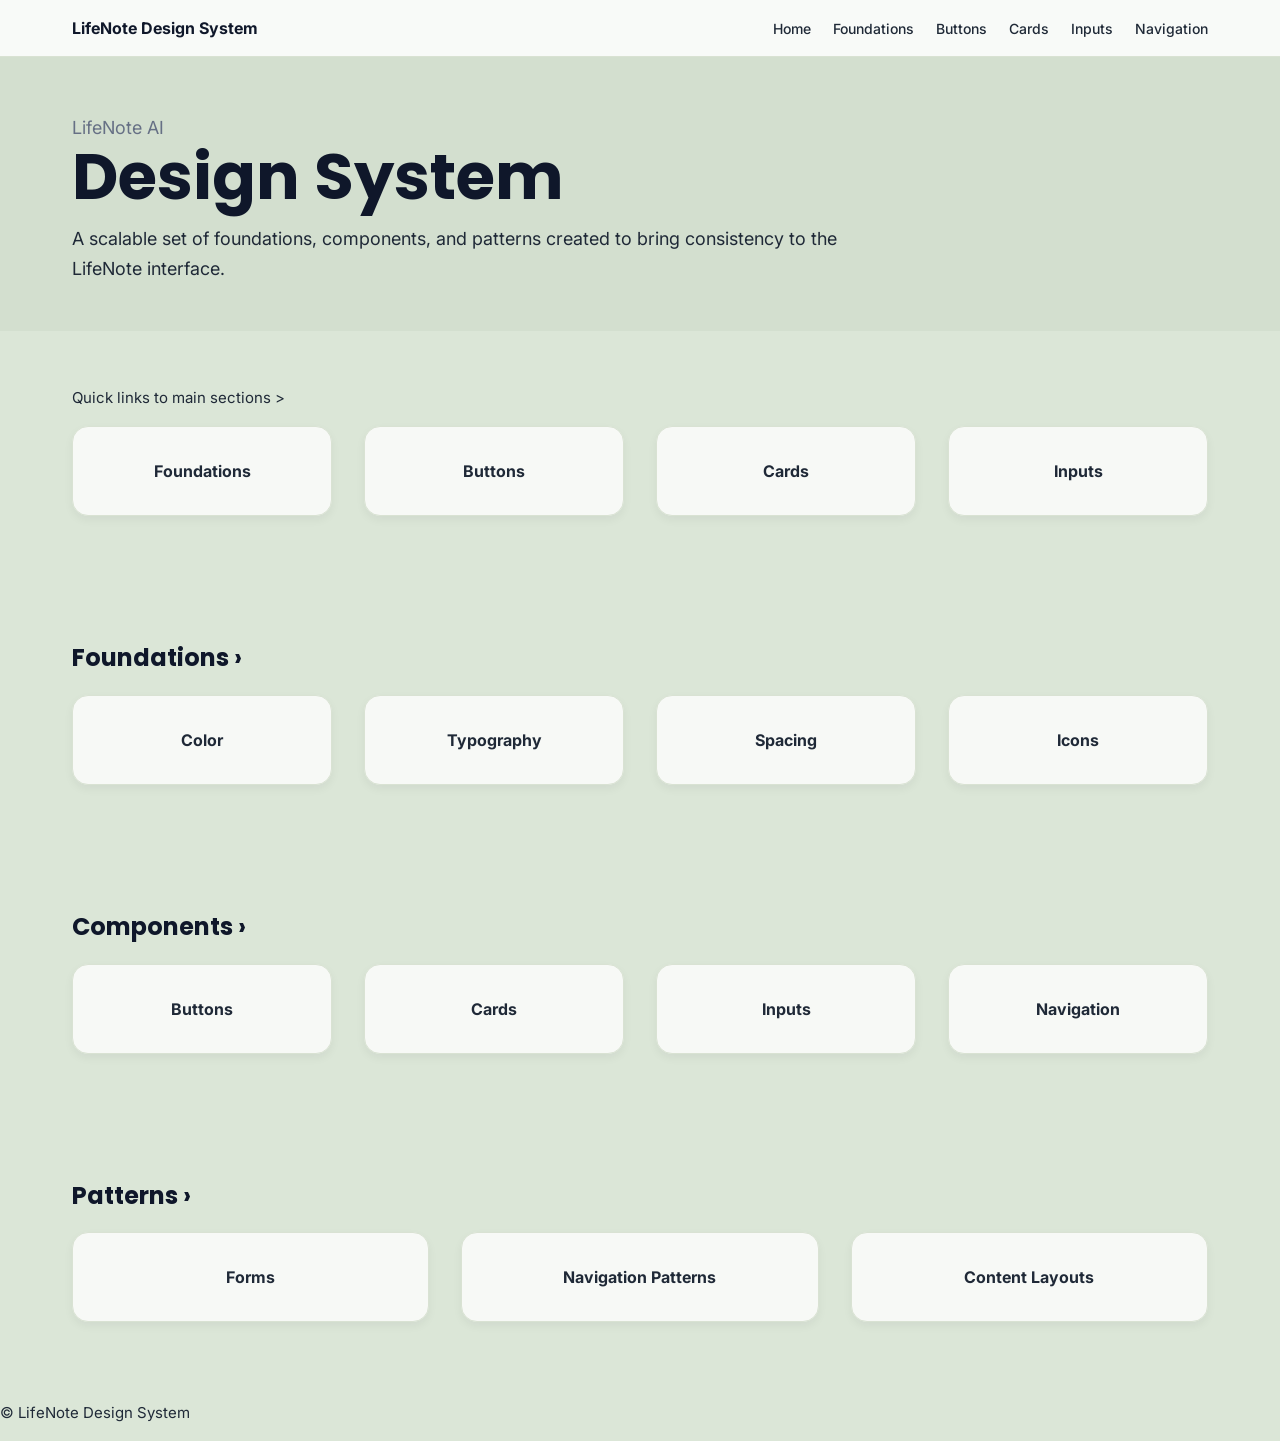
<file: index.html>
<!doctype html>
<html lang="en">
  <head>
    <meta charset="UTF-8" />
    <meta name="viewport" content="width=device-width, initial-scale=1.0" />
    <title>LifeNote Design System</title>
    <link rel="preconnect" href="https://fonts.googleapis.com" />
    <link rel="preconnect" href="https://fonts.gstatic.com" crossorigin />
    <link
      href="https://fonts.googleapis.com/css2?family=Inter:wght@400;500;600&family=Poppins:wght@600;700&display=swap"
      rel="stylesheet"
    />
    <link rel="stylesheet" href="styles.css" />
  </head>

  <body>
    <header class="top-nav">
      <div class="nav-container">
        <div class="logo"><a href="index.html">LifeNote Design System</a></div>
        <nav class="main-nav">
          <a href="index.html">Home</a>
          <a href="foundation-guidelines.html">Foundations</a>
          <a href="buttons.html">Buttons</a>
          <a href="component-guidelines.html">Cards</a>
          <a href="inputs.html">Inputs</a>
          <a href="navigation.html">Navigation</a>
        </nav>
      </div>
    </header>

    <main>
      <section class="hero">
        <div class="hero-content">
          <p class="eyebrow">LifeNote AI</p>
          <h1>Design System</h1>
          <p>
            A scalable set of foundations, components, and patterns created to
            bring consistency to the LifeNote interface.
          </p>
        </div>
      </section>

      <section class="content-section">
        <div class="page-width">
          <p class="section-label">Quick links to main sections &gt;</p>
          <div class="card-grid four-col">
            <a class="wire-card" href="foundation-guidelines.html"
              >Foundations</a
            >
            <a class="wire-card" href="buttons.html">Buttons</a>
            <a class="wire-card" href="component-guidelines.html">Cards</a>
            <a class="wire-card" href="inputs.html">Inputs</a>
          </div>
        </div>
      </section>

      <section class="content-section" id="foundations">
        <div class="page-width">
          <h2>Foundations &rsaquo;</h2>
          <div class="card-grid four-col">
            <a class="wire-card" href="foundation-guidelines.html">Color</a>
            <a class="wire-card" href="typography.html">Typography</a>
            <a class="wire-card" href="spacing.html">Spacing</a>
            <a class="wire-card" href="icons.html">Icons</a>
          </div>
        </div>
      </section>

      <section class="content-section" id="components">
        <div class="page-width">
          <h2>Components &rsaquo;</h2>
          <div class="card-grid four-col">
            <a class="wire-card" href="buttons.html">Buttons</a>
            <a class="wire-card" href="component-guidelines.html">Cards</a>
            <a class="wire-card" href="inputs.html">Inputs</a>
            <a class="wire-card" href="navigation.html">Navigation</a>
          </div>
        </div>
      </section>

      <section class="content-section" id="patterns">
        <div class="page-width">
          <h2>Patterns &rsaquo;</h2>
          <div class="card-grid three-col">
            <a class="wire-card" href="forms.html">Forms</a>
            <a class="wire-card" href="navigation-patterns.html"
              >Navigation Patterns</a
            >
            <a class="wire-card" href="content-layouts.html">Content Layouts</a>
          </div>
        </div>
      </section>
    </main>

    <footer class="site-footer">
      <p>&copy; LifeNote Design System</p>
    </footer>
  </body>
</html>
</file>
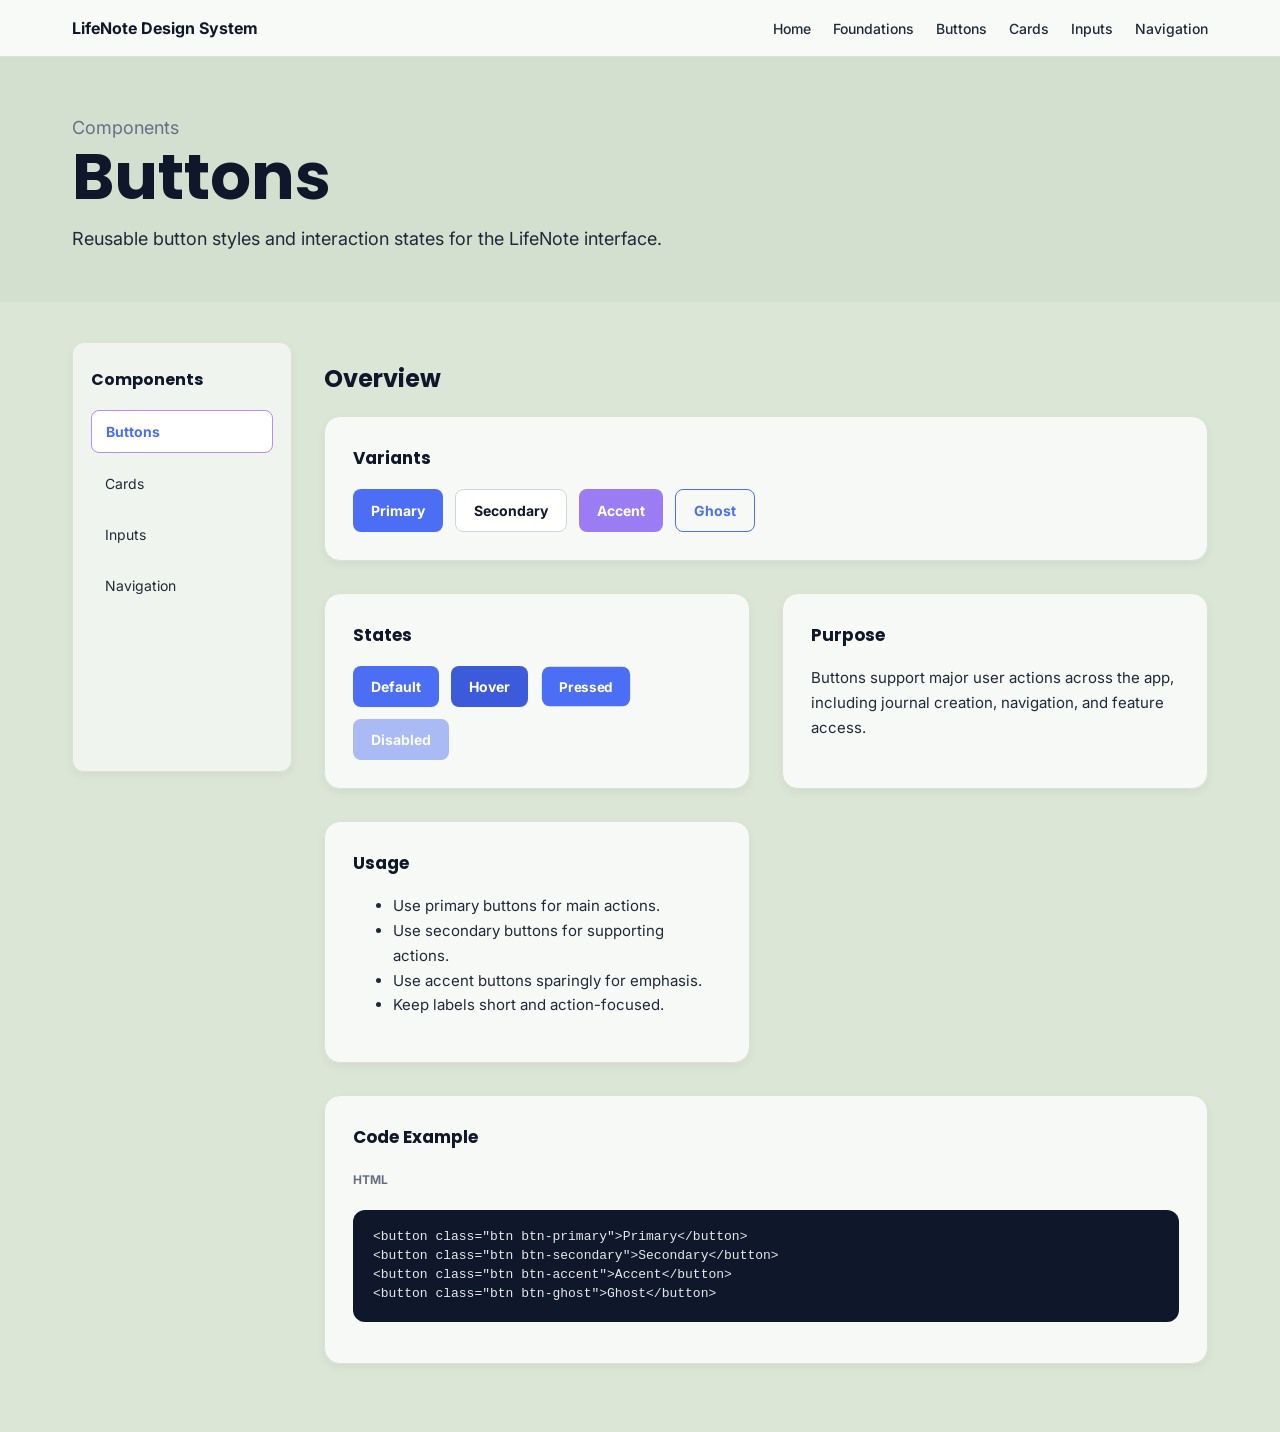
<file: buttons.html>
<!doctype html>
<html lang="en">
  <head>
    <meta charset="UTF-8" />
    <meta name="viewport" content="width=device-width, initial-scale=1.0" />
    <title>LifeNote Design System | Buttons</title>

    <link rel="preconnect" href="https://fonts.googleapis.com" />
    <link rel="preconnect" href="https://fonts.gstatic.com" crossorigin />
    <link
      href="https://fonts.googleapis.com/css2?family=Inter:wght@400;500;600&family=Poppins:wght@600;700&display=swap"
      rel="stylesheet"
    />

    <link rel="stylesheet" href="styles.css" />
  </head>

  <body>
    <header class="top-nav">
      <div class="nav-container">
        <div class="logo">
          <a href="index.html">LifeNote Design System</a>
        </div>

        <nav class="main-nav">
          <a href="index.html">Home</a>
          <a href="foundation-guidelines.html">Foundations</a>
          <a href="buttons.html">Buttons</a>
          <a href="component-guidelines.html">Cards</a>
          <a href="inputs.html">Inputs</a>
          <a href="navigation.html">Navigation</a>
        </nav>
      </div>
    </header>

    <main>
      <section class="hero hero-small">
        <div class="hero-content">
          <p class="eyebrow">Components</p>
          <h1>Buttons</h1>
          <p>
            Reusable button styles and interaction states for the LifeNote
            interface.
          </p>
        </div>
      </section>

      <section class="content-section">
        <div class="page-width button-layout">
          <aside class="sidebar">
            <h3>Components</h3>
            <a class="active-link" href="buttons.html">Buttons</a>
            <a href="component-guidelines.html">Cards</a>
            <a href="inputs.html">Inputs</a>
            <a href="navigation.html">Navigation</a>
          </aside>

          <section class="main-content">
            <h2>Overview</h2>

            <div class="button-grid">
              <article class="content-card full-span">
                <h3>Variants</h3>

                <div class="button-demo-row">
                  <button class="btn btn-primary">Primary</button>
                  <button class="btn btn-secondary">Secondary</button>
                  <button class="btn btn-accent">Accent</button>
                  <button class="btn btn-ghost">Ghost</button>
                </div>
              </article>

              <article class="content-card">
                <h3>States</h3>

                <div class="button-demo-row">
                  <button class="btn btn-primary">Default</button>
                  <button class="btn btn-primary hover-demo">Hover</button>
                  <button class="btn btn-primary pressed-demo">Pressed</button>
                  <button class="btn btn-primary" disabled>Disabled</button>
                </div>
              </article>

              <article class="content-card">
                <h3>Purpose</h3>
                <p>
                  Buttons support major user actions across the app, including
                  journal creation, navigation, and feature access.
                </p>
              </article>

              <article class="content-card">
                <h3>Usage</h3>
                <ul>
                  <li>Use primary buttons for main actions.</li>
                  <li>Use secondary buttons for supporting actions.</li>
                  <li>Use accent buttons sparingly for emphasis.</li>
                  <li>Keep labels short and action-focused.</li>
                </ul>
              </article>

              <article class="content-card full-span">
                <h3>Code Example</h3>
                <span class="code-label">HTML</span>

                <pre
                  class="code-block"
                ><code>&lt;button class="btn btn-primary"&gt;Primary&lt;/button&gt;
&lt;button class="btn btn-secondary"&gt;Secondary&lt;/button&gt;
&lt;button class="btn btn-accent"&gt;Accent&lt;/button&gt;
&lt;button class="btn btn-ghost"&gt;Ghost&lt;/button&gt;</code></pre>
              </article>
            </div>
          </section>
        </div>
      </section>
    </main>
  </body>
</html>
</file>
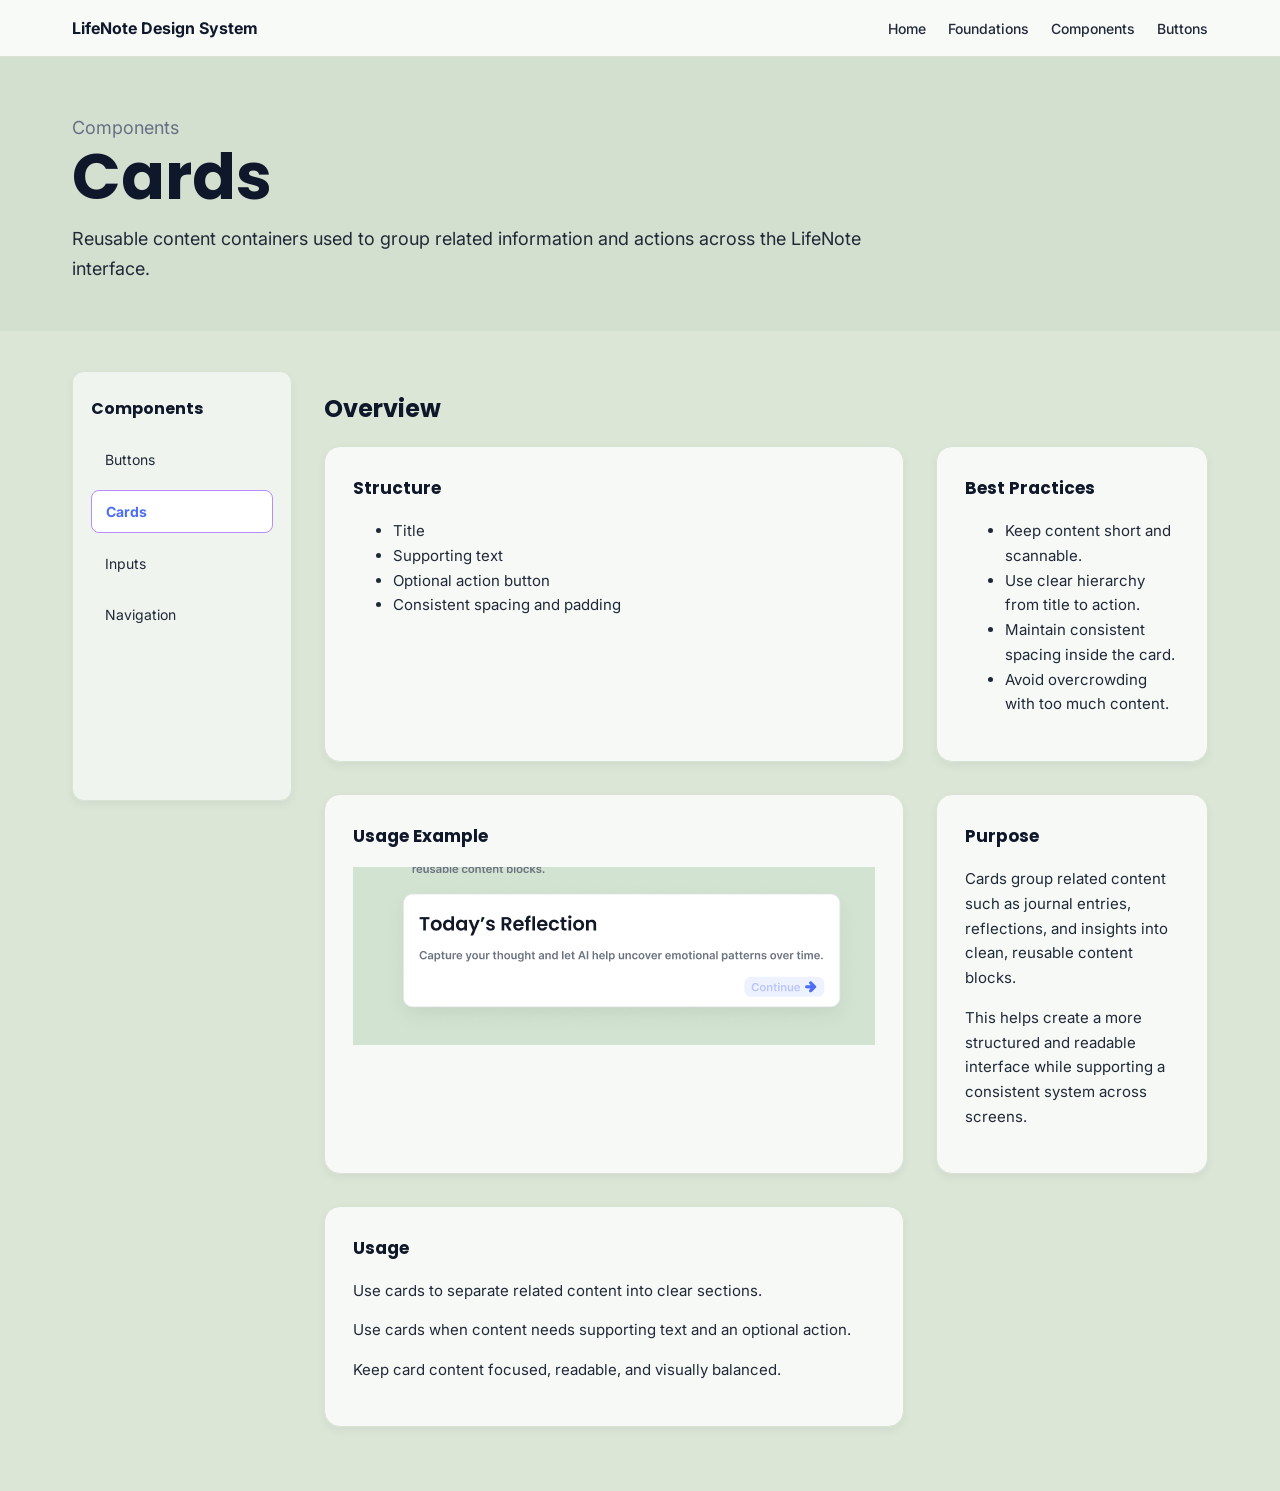
<file: component-guidelines.html>
<!doctype html>
<html lang="en">
  <head>
    <meta charset="UTF-8" />
    <meta name="viewport" content="width=device-width, initial-scale=1.0" />
    <title>LifeNote Design System | Cards</title>
    <link rel="preconnect" href="https://fonts.googleapis.com" />
    <link rel="preconnect" href="https://fonts.gstatic.com" crossorigin />
    <link
      href="https://fonts.googleapis.com/css2?family=Inter:wght@400;500;600&family=Poppins:wght@600;700&display=swap"
      rel="stylesheet"
    />
    <link rel="stylesheet" href="styles.css" />
  </head>
  <body>
    <header class="top-nav">
      <div class="nav-container">
        <div class="logo">
          <a href="index.html">LifeNote Design System</a>
        </div>

        <nav class="main-nav">
          <a href="index.html">Home</a>
          <a href="foundation-guidelines.html">Foundations</a>
          <a href="component-guidelines.html">Components</a>
          <a href="buttons.html">Buttons</a>
        </nav>
      </div>
    </header>

    <section class="hero hero-small">
      <div class="hero-content">
        <p class="eyebrow">Components</p>
        <h1>Cards</h1>
        <p>
          Reusable content containers used to group related information and
          actions across the LifeNote interface.
        </p>
      </div>
    </section>

    <section class="content-section">
      <div class="page-width button-layout">
        <aside class="sidebar">
          <h3>Components</h3>
          <a href="buttons.html">Buttons</a>
          <a class="active-link" href="component-guidelines.html">Cards</a>
          <a href="#">Inputs</a>
          <a href="#">Navigation</a>
        </aside>

        <div class="main-content">
          <h2>Overview</h2>

          <div class="button-grid">
            <article class="content-card">
              <h3>Structure</h3>
              <ul>
                <li>Title</li>
                <li>Supporting text</li>
                <li>Optional action button</li>
                <li>Consistent spacing and padding</li>
              </ul>
            </article>

            <article class="content-card">
              <h3>Best Practices</h3>
              <ul>
                <li>Keep content short and scannable.</li>
                <li>Use clear hierarchy from title to action.</li>
                <li>Maintain consistent spacing inside the card.</li>
                <li>Avoid overcrowding with too much content.</li>
              </ul>
            </article>

            <article class="content-card code-card">
              <h3>Usage Example</h3>
              <img
                src="images/card-example.png"
                alt="LifeNote card example"
                class="guideline-image"
              />
            </article>

            <article class="content-card">
              <h3>Purpose</h3>
              <p>
                Cards group related content such as journal entries,
                reflections, and insights into clean, reusable content blocks.
              </p>
              <p>
                This helps create a more structured and readable interface while
                supporting a consistent system across screens.
              </p>
            </article>

            <article class="content-card">
              <h3>Usage</h3>
              <p>Use cards to separate related content into clear sections.</p>
              <p>
                Use cards when content needs supporting text and an optional
                action.
              </p>
              <p>Keep card content focused, readable, and visually balanced.</p>
            </article>
          </div>
        </div>
      </div>
    </section>
  </body>
</html>
</file>
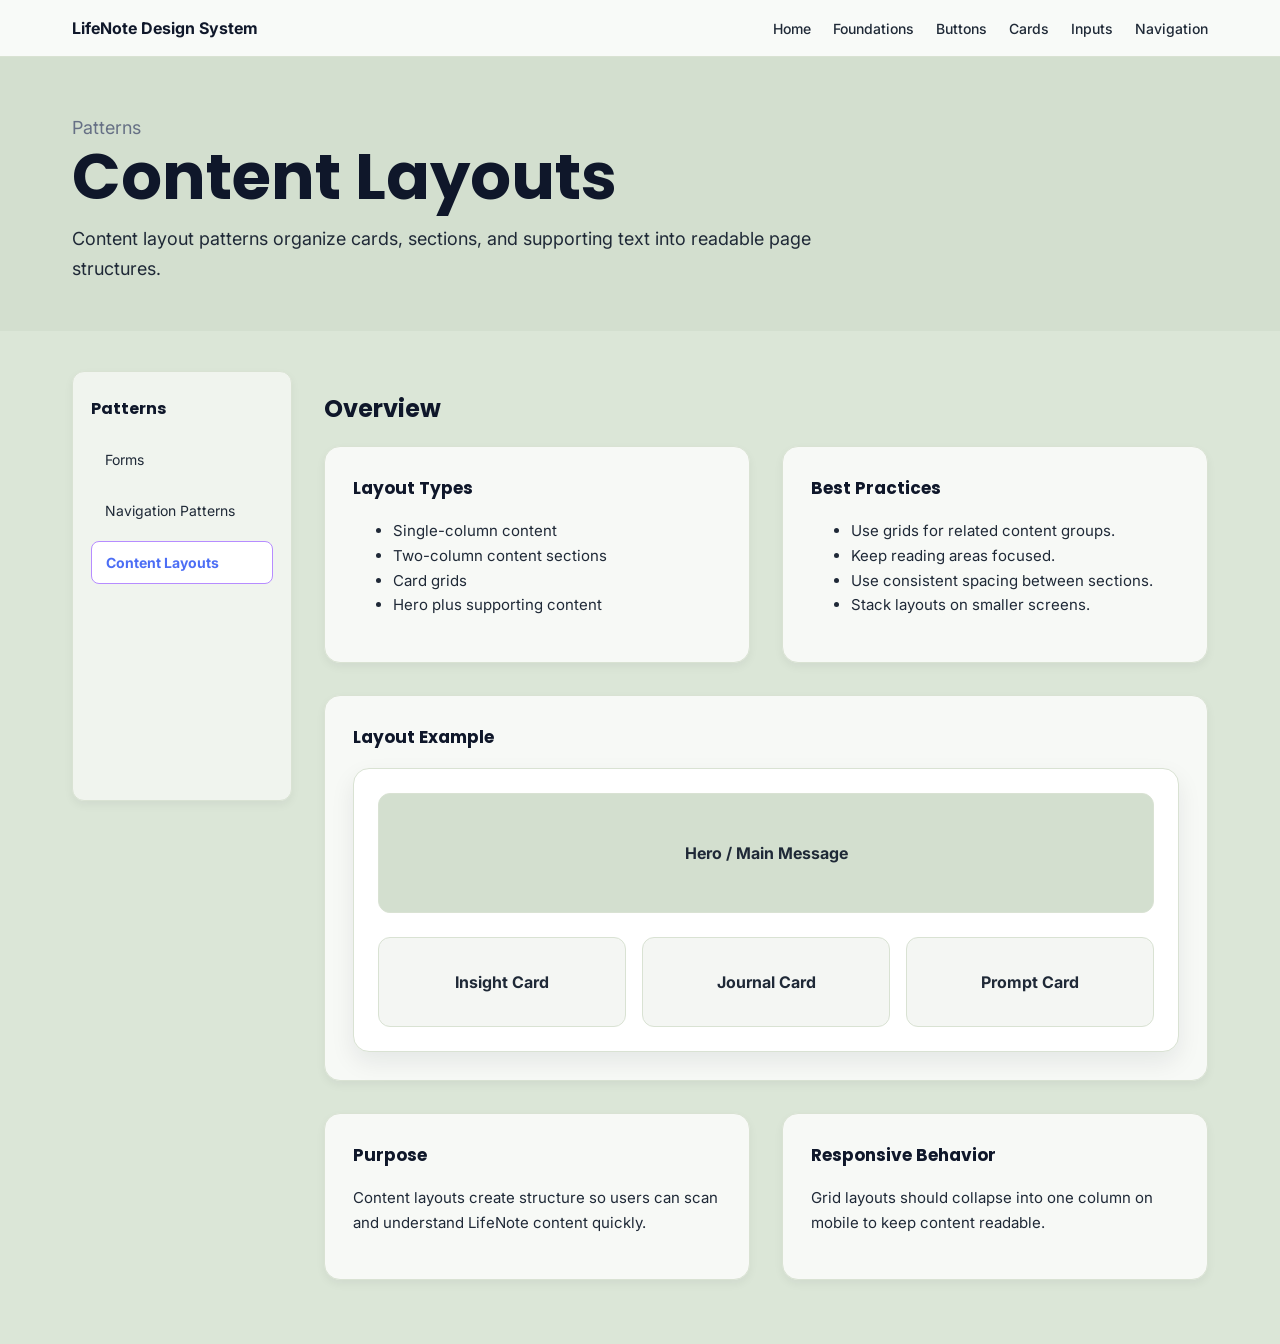
<file: content-layouts.html>
<!doctype html>
<html lang="en">
  <head>
    <meta charset="UTF-8" />
    <meta name="viewport" content="width=device-width, initial-scale=1.0" />
    <title>LifeNote Design System | Content Layouts</title>
    <link rel="preconnect" href="https://fonts.googleapis.com" />
    <link rel="preconnect" href="https://fonts.gstatic.com" crossorigin />
    <link
      href="https://fonts.googleapis.com/css2?family=Inter:wght@400;500;600&family=Poppins:wght@600;700&display=swap"
      rel="stylesheet"
    />
    <link rel="stylesheet" href="styles.css" />
  </head>

  <body>
    <header class="top-nav">
      <div class="nav-container">
        <div class="logo"><a href="index.html">LifeNote Design System</a></div>
        <nav class="main-nav">
          <a href="index.html">Home</a>
          <a href="foundation-guidelines.html">Foundations</a>
          <a href="buttons.html">Buttons</a>
          <a href="component-guidelines.html">Cards</a>
          <a href="inputs.html">Inputs</a>
          <a href="navigation.html">Navigation</a>
        </nav>
      </div>
    </header>

    <section class="hero hero-small">
      <div class="hero-content">
        <p class="eyebrow">Patterns</p>
        <h1>Content Layouts</h1>
        <p>
          Content layout patterns organize cards, sections, and supporting text
          into readable page structures.
        </p>
      </div>
    </section>

    <section class="content-section">
      <div class="page-width button-layout">
        <aside class="sidebar">
          <h3>Patterns</h3>
          <a href="forms.html">Forms</a>
          <a href="navigation-patterns.html">Navigation Patterns</a>
          <a class="active-link" href="content-layouts.html">Content Layouts</a>
        </aside>

        <div class="main-content">
          <h2>Overview</h2>

          <div class="button-grid">
            <article class="content-card">
              <h3>Layout Types</h3>
              <ul>
                <li>Single-column content</li>
                <li>Two-column content sections</li>
                <li>Card grids</li>
                <li>Hero plus supporting content</li>
              </ul>
            </article>

            <article class="content-card">
              <h3>Best Practices</h3>
              <ul>
                <li>Use grids for related content groups.</li>
                <li>Keep reading areas focused.</li>
                <li>Use consistent spacing between sections.</li>
                <li>Stack layouts on smaller screens.</li>
              </ul>
            </article>

            <article class="content-card full-span">
              <h3>Layout Example</h3>
              <div class="layout-demo">
                <div class="layout-hero-box">Hero / Main Message</div>
                <div class="layout-card-row">
                  <div>Insight Card</div>
                  <div>Journal Card</div>
                  <div>Prompt Card</div>
                </div>
              </div>
            </article>

            <article class="content-card">
              <h3>Purpose</h3>
              <p>
                Content layouts create structure so users can scan and
                understand LifeNote content quickly.
              </p>
            </article>

            <article class="content-card">
              <h3>Responsive Behavior</h3>
              <p>
                Grid layouts should collapse into one column on mobile to keep
                content readable.
              </p>
            </article>
          </div>
        </div>
      </div>
    </section>
  </body>
</html>
</file>
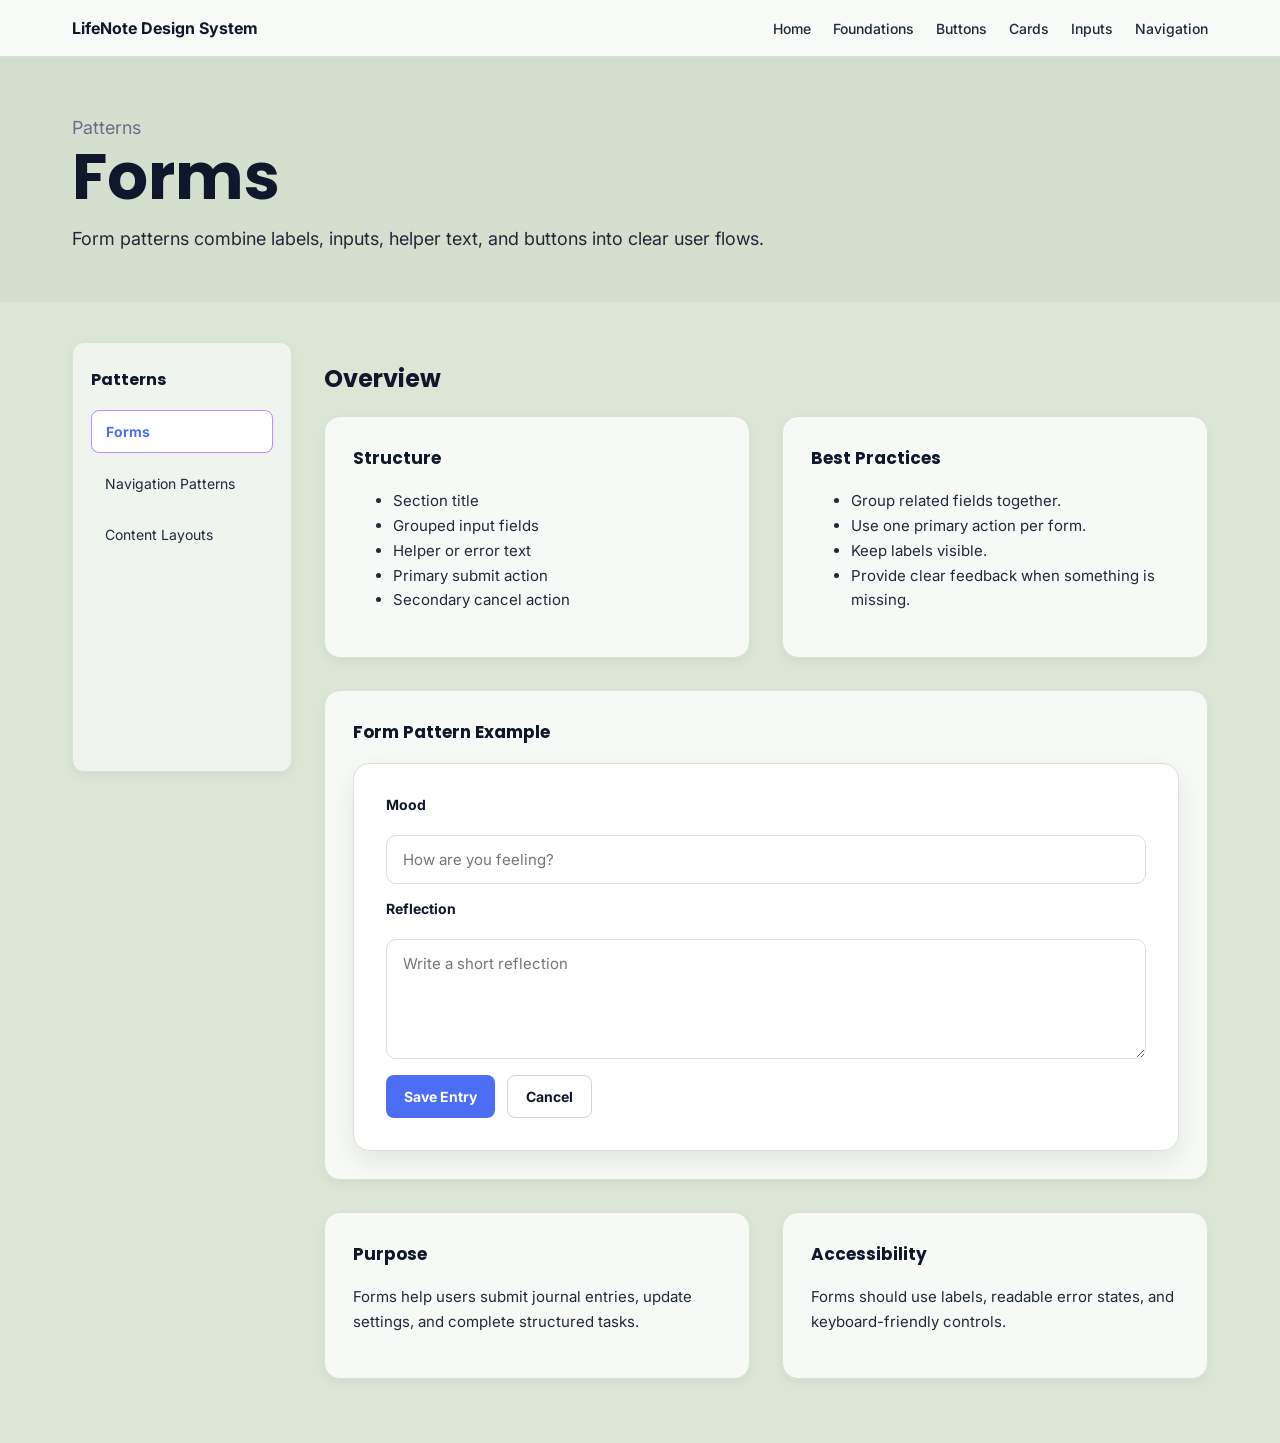
<file: forms.html>
<!doctype html>
<html lang="en">
  <head>
    <meta charset="UTF-8" />
    <meta name="viewport" content="width=device-width, initial-scale=1.0" />
    <title>LifeNote Design System | Forms</title>
    <link rel="preconnect" href="https://fonts.googleapis.com" />
    <link rel="preconnect" href="https://fonts.gstatic.com" crossorigin />
    <link
      href="https://fonts.googleapis.com/css2?family=Inter:wght@400;500;600&family=Poppins:wght@600;700&display=swap"
      rel="stylesheet"
    />
    <link rel="stylesheet" href="styles.css" />
  </head>

  <body>
    <header class="top-nav">
      <div class="nav-container">
        <div class="logo"><a href="index.html">LifeNote Design System</a></div>
        <nav class="main-nav">
          <a href="index.html">Home</a>
          <a href="foundation-guidelines.html">Foundations</a>
          <a href="buttons.html">Buttons</a>
          <a href="component-guidelines.html">Cards</a>
          <a href="inputs.html">Inputs</a>
          <a href="navigation.html">Navigation</a>
        </nav>
      </div>
    </header>

    <section class="hero hero-small">
      <div class="hero-content">
        <p class="eyebrow">Patterns</p>
        <h1>Forms</h1>
        <p>
          Form patterns combine labels, inputs, helper text, and buttons into
          clear user flows.
        </p>
      </div>
    </section>

    <section class="content-section">
      <div class="page-width button-layout">
        <aside class="sidebar">
          <h3>Patterns</h3>
          <a class="active-link" href="forms.html">Forms</a>
          <a href="navigation-patterns.html">Navigation Patterns</a>
          <a href="content-layouts.html">Content Layouts</a>
        </aside>

        <div class="main-content">
          <h2>Overview</h2>

          <div class="button-grid">
            <article class="content-card">
              <h3>Structure</h3>
              <ul>
                <li>Section title</li>
                <li>Grouped input fields</li>
                <li>Helper or error text</li>
                <li>Primary submit action</li>
                <li>Secondary cancel action</li>
              </ul>
            </article>

            <article class="content-card">
              <h3>Best Practices</h3>
              <ul>
                <li>Group related fields together.</li>
                <li>Use one primary action per form.</li>
                <li>Keep labels visible.</li>
                <li>Provide clear feedback when something is missing.</li>
              </ul>
            </article>

            <article class="content-card full-span">
              <h3>Form Pattern Example</h3>
              <form class="form-demo">
                <label for="mood">Mood</label>
                <input
                  id="mood"
                  type="text"
                  placeholder="How are you feeling?"
                />

                <label for="reflection">Reflection</label>
                <textarea
                  id="reflection"
                  placeholder="Write a short reflection"
                ></textarea>

                <div class="button-demo-row">
                  <button class="btn btn-primary" type="button">
                    Save Entry
                  </button>
                  <button class="btn btn-secondary" type="button">
                    Cancel
                  </button>
                </div>
              </form>
            </article>

            <article class="content-card">
              <h3>Purpose</h3>
              <p>
                Forms help users submit journal entries, update settings, and
                complete structured tasks.
              </p>
            </article>

            <article class="content-card">
              <h3>Accessibility</h3>
              <p>
                Forms should use labels, readable error states, and
                keyboard-friendly controls.
              </p>
            </article>
          </div>
        </div>
      </div>
    </section>
  </body>
</html>
</file>
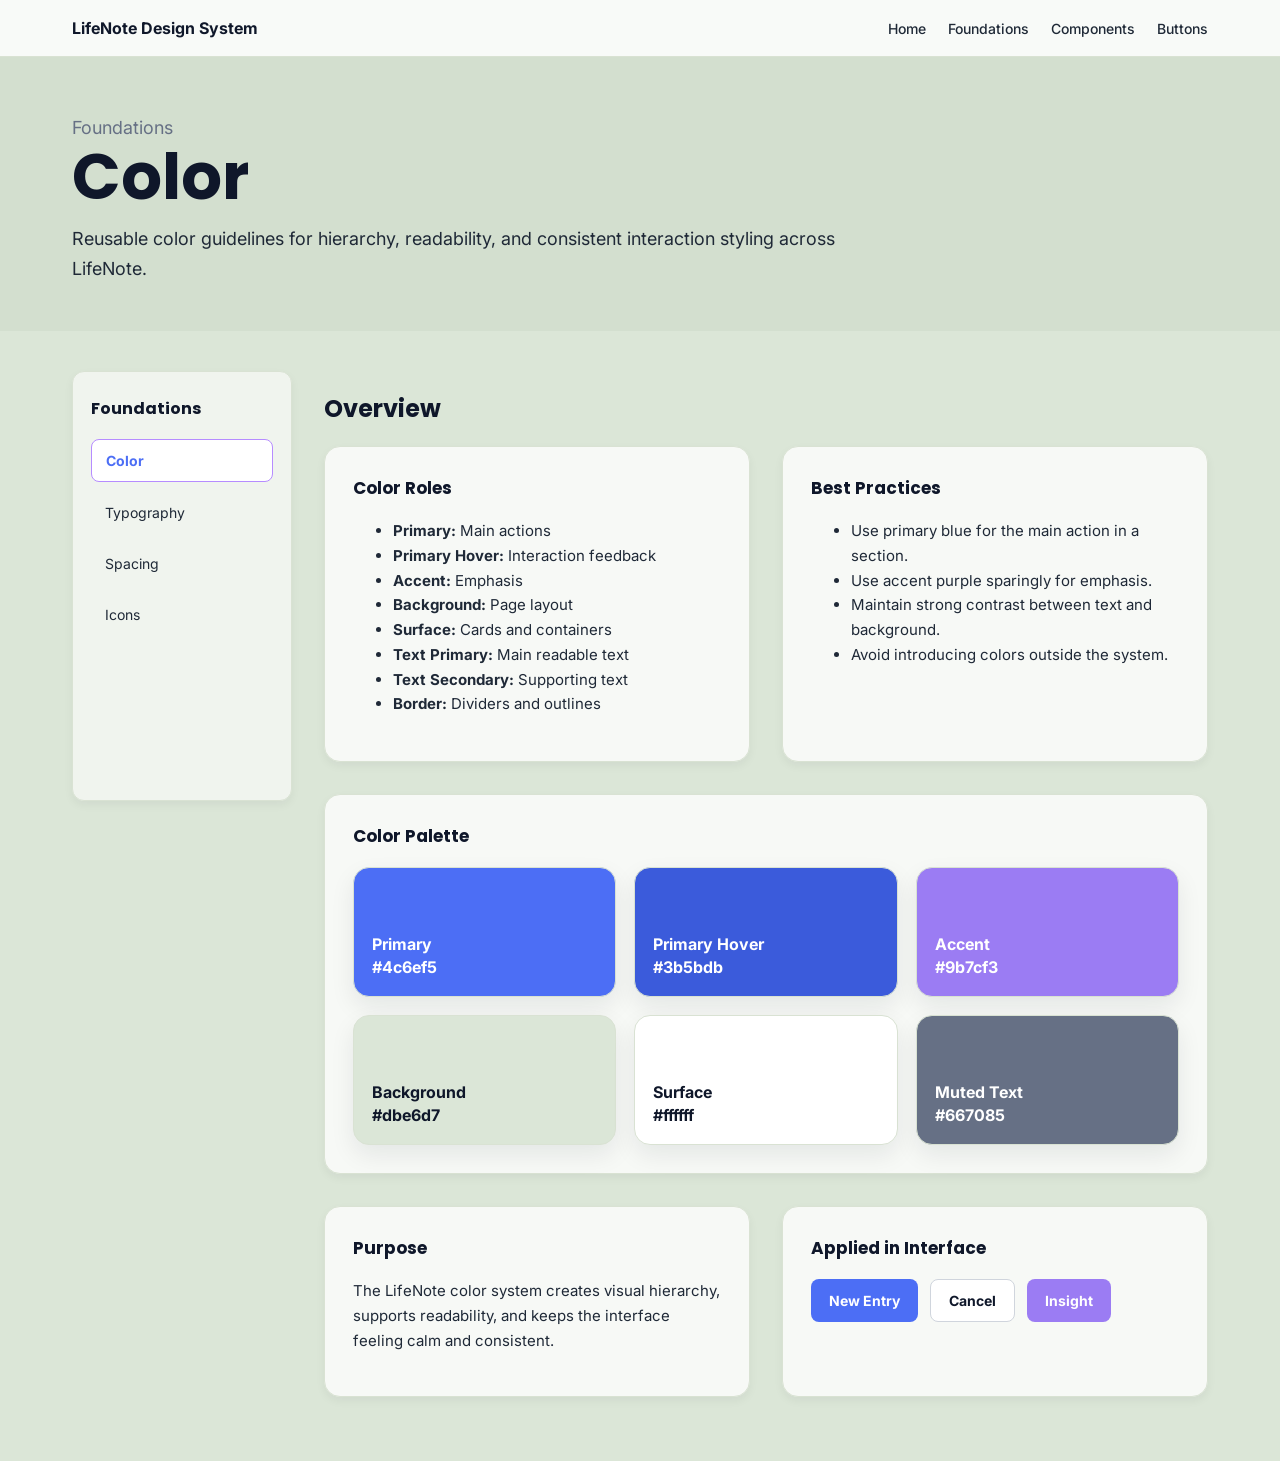
<file: foundation-guidelines.html>
<!doctype html>
<html lang="en">
  <head>
    <meta charset="UTF-8" />
    <meta name="viewport" content="width=device-width, initial-scale=1.0" />
    <title>LifeNote Design System | Color</title>
    <link rel="preconnect" href="https://fonts.googleapis.com" />
    <link rel="preconnect" href="https://fonts.gstatic.com" crossorigin />
    <link
      href="https://fonts.googleapis.com/css2?family=Inter:wght@400;500;600&family=Poppins:wght@600;700&display=swap"
      rel="stylesheet"
    />
    <link rel="stylesheet" href="styles.css" />
  </head>

  <body>
    <header class="top-nav">
      <div class="nav-container">
        <div class="logo"><a href="index.html">LifeNote Design System</a></div>
        <nav class="main-nav">
          <a href="index.html">Home</a>
          <a href="foundation-guidelines.html">Foundations</a>
          <a href="component-guidelines.html">Components</a>
          <a href="buttons.html">Buttons</a>
        </nav>
      </div>
    </header>

    <section class="hero hero-small">
      <div class="hero-content">
        <p class="eyebrow">Foundations</p>
        <h1>Color</h1>
        <p>
          Reusable color guidelines for hierarchy, readability, and consistent
          interaction styling across LifeNote.
        </p>
      </div>
    </section>

    <section class="content-section">
      <div class="page-width button-layout">
        <aside class="sidebar">
          <h3>Foundations</h3>
          <a class="active-link" href="foundation-guidelines.html">Color</a>
          <a href="typography.html">Typography</a>
          <a href="spacing.html">Spacing</a>
          <a href="icons.html">Icons</a>
        </aside>

        <div class="main-content">
          <h2>Overview</h2>

          <div class="button-grid">
            <article class="content-card">
              <h3>Color Roles</h3>
              <ul>
                <li><strong>Primary:</strong> Main actions</li>
                <li><strong>Primary Hover:</strong> Interaction feedback</li>
                <li><strong>Accent:</strong> Emphasis</li>
                <li><strong>Background:</strong> Page layout</li>
                <li><strong>Surface:</strong> Cards and containers</li>
                <li><strong>Text Primary:</strong> Main readable text</li>
                <li><strong>Text Secondary:</strong> Supporting text</li>
                <li><strong>Border:</strong> Dividers and outlines</li>
              </ul>
            </article>

            <article class="content-card">
              <h3>Best Practices</h3>
              <ul>
                <li>Use primary blue for the main action in a section.</li>
                <li>Use accent purple sparingly for emphasis.</li>
                <li>Maintain strong contrast between text and background.</li>
                <li>Avoid introducing colors outside the system.</li>
              </ul>
            </article>

            <article class="content-card full-span">
              <h3>Color Palette</h3>
              <div class="color-demo-grid">
                <div class="color-demo primary-demo">Primary<br />#4c6ef5</div>
                <div class="color-demo hover-demo-color">
                  Primary Hover<br />#3b5bdb
                </div>
                <div class="color-demo accent-demo">Accent<br />#9b7cf3</div>
                <div class="color-demo bg-demo">Background<br />#dbe6d7</div>
                <div class="color-demo surface-demo">Surface<br />#ffffff</div>
                <div class="color-demo muted-demo">Muted Text<br />#667085</div>
              </div>
            </article>

            <article class="content-card">
              <h3>Purpose</h3>
              <p>
                The LifeNote color system creates visual hierarchy, supports
                readability, and keeps the interface feeling calm and
                consistent.
              </p>
            </article>

            <article class="content-card">
              <h3>Applied in Interface</h3>
              <div class="button-demo-row">
                <button class="btn btn-primary">New Entry</button>
                <button class="btn btn-secondary">Cancel</button>
                <button class="btn btn-accent">Insight</button>
              </div>
            </article>
          </div>
        </div>
      </div>
    </section>
  </body>
</html>
</file>
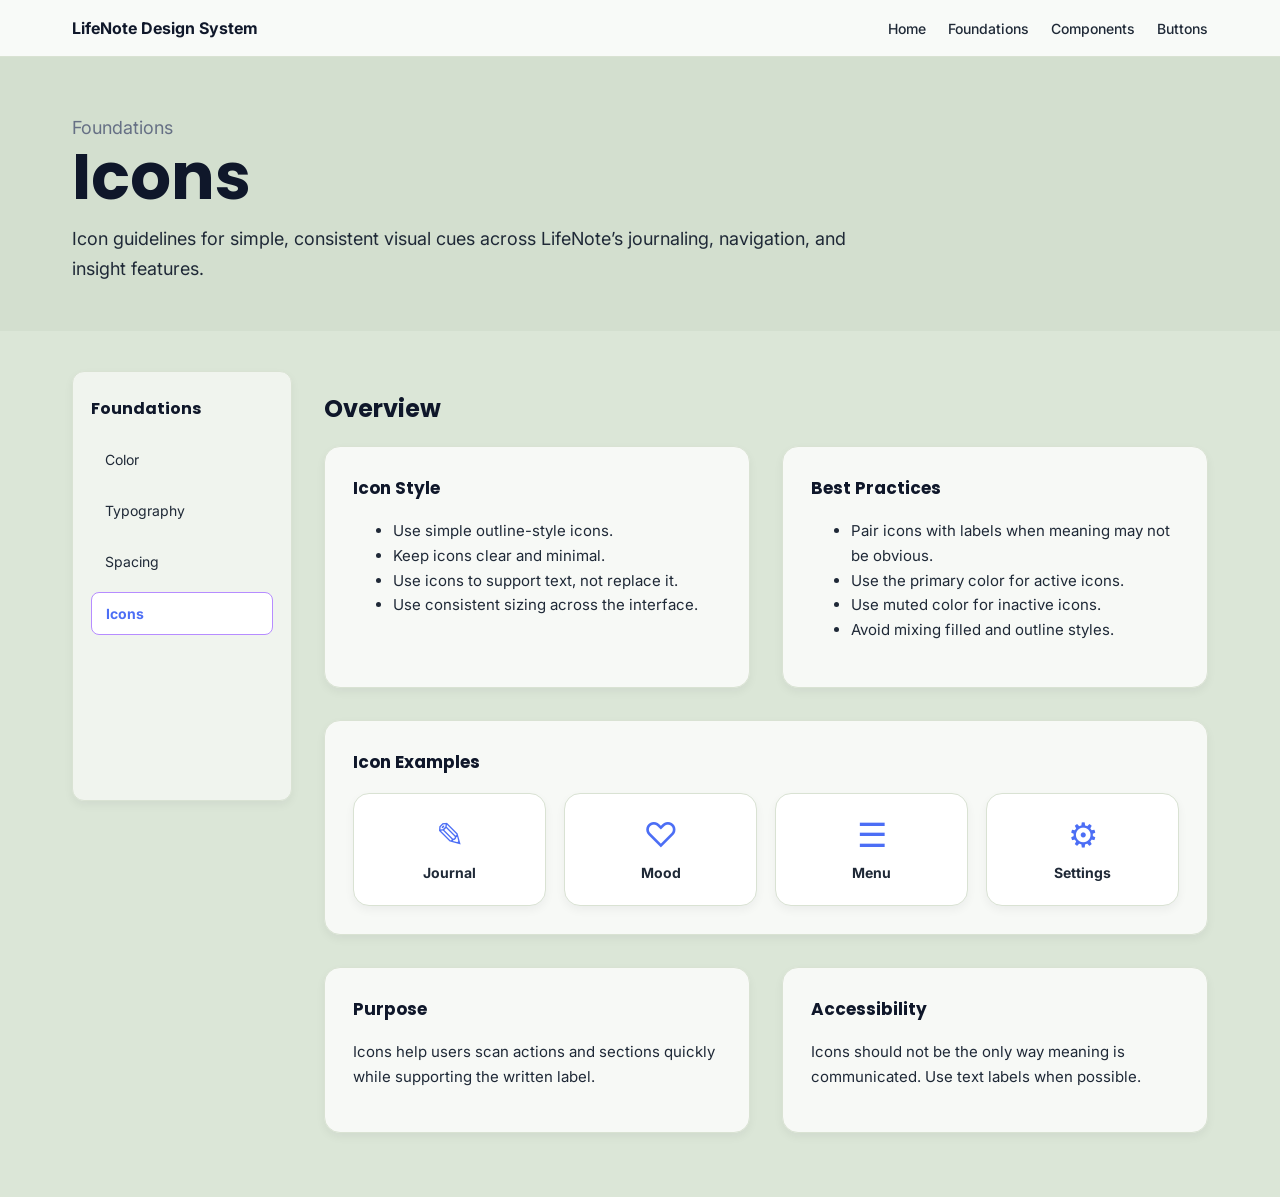
<file: icons.html>
<!doctype html>
<html lang="en">
  <head>
    <meta charset="UTF-8" />
    <meta name="viewport" content="width=device-width, initial-scale=1.0" />
    <title>LifeNote Design System | Icons</title>
    <link rel="preconnect" href="https://fonts.googleapis.com" />
    <link rel="preconnect" href="https://fonts.gstatic.com" crossorigin />
    <link
      href="https://fonts.googleapis.com/css2?family=Inter:wght@400;500;600&family=Poppins:wght@600;700&display=swap"
      rel="stylesheet"
    />
    <link rel="stylesheet" href="styles.css" />
  </head>

  <body>
    <header class="top-nav">
      <div class="nav-container">
        <div class="logo"><a href="index.html">LifeNote Design System</a></div>
        <nav class="main-nav">
          <a href="index.html">Home</a>
          <a href="foundation-guidelines.html">Foundations</a>
          <a href="component-guidelines.html">Components</a>
          <a href="buttons.html">Buttons</a>
        </nav>
      </div>
    </header>

    <section class="hero hero-small">
      <div class="hero-content">
        <p class="eyebrow">Foundations</p>
        <h1>Icons</h1>
        <p>
          Icon guidelines for simple, consistent visual cues across LifeNote’s
          journaling, navigation, and insight features.
        </p>
      </div>
    </section>

    <section class="content-section">
      <div class="page-width button-layout">
        <aside class="sidebar">
          <h3>Foundations</h3>
          <a href="foundation-guidelines.html">Color</a>
          <a href="typography.html">Typography</a>
          <a href="spacing.html">Spacing</a>
          <a class="active-link" href="icons.html">Icons</a>
        </aside>

        <div class="main-content">
          <h2>Overview</h2>

          <div class="button-grid">
            <article class="content-card">
              <h3>Icon Style</h3>
              <ul>
                <li>Use simple outline-style icons.</li>
                <li>Keep icons clear and minimal.</li>
                <li>Use icons to support text, not replace it.</li>
                <li>Use consistent sizing across the interface.</li>
              </ul>
            </article>

            <article class="content-card">
              <h3>Best Practices</h3>
              <ul>
                <li>Pair icons with labels when meaning may not be obvious.</li>
                <li>Use the primary color for active icons.</li>
                <li>Use muted color for inactive icons.</li>
                <li>Avoid mixing filled and outline styles.</li>
              </ul>
            </article>

            <article class="content-card full-span">
              <h3>Icon Examples</h3>

              <div class="icon-demo-grid">
                <div class="icon-demo">
                  <span class="icon-symbol">✎</span>
                  <span>Journal</span>
                </div>

                <div class="icon-demo">
                  <span class="icon-symbol">♡</span>
                  <span>Mood</span>
                </div>

                <div class="icon-demo">
                  <span class="icon-symbol">☰</span>
                  <span>Menu</span>
                </div>

                <div class="icon-demo">
                  <span class="icon-symbol">⚙</span>
                  <span>Settings</span>
                </div>
              </div>
            </article>

            <article class="content-card">
              <h3>Purpose</h3>
              <p>
                Icons help users scan actions and sections quickly while
                supporting the written label.
              </p>
            </article>

            <article class="content-card">
              <h3>Accessibility</h3>
              <p>
                Icons should not be the only way meaning is communicated. Use
                text labels when possible.
              </p>
            </article>
          </div>
        </div>
      </div>
    </section>
  </body>
</html>
</file>
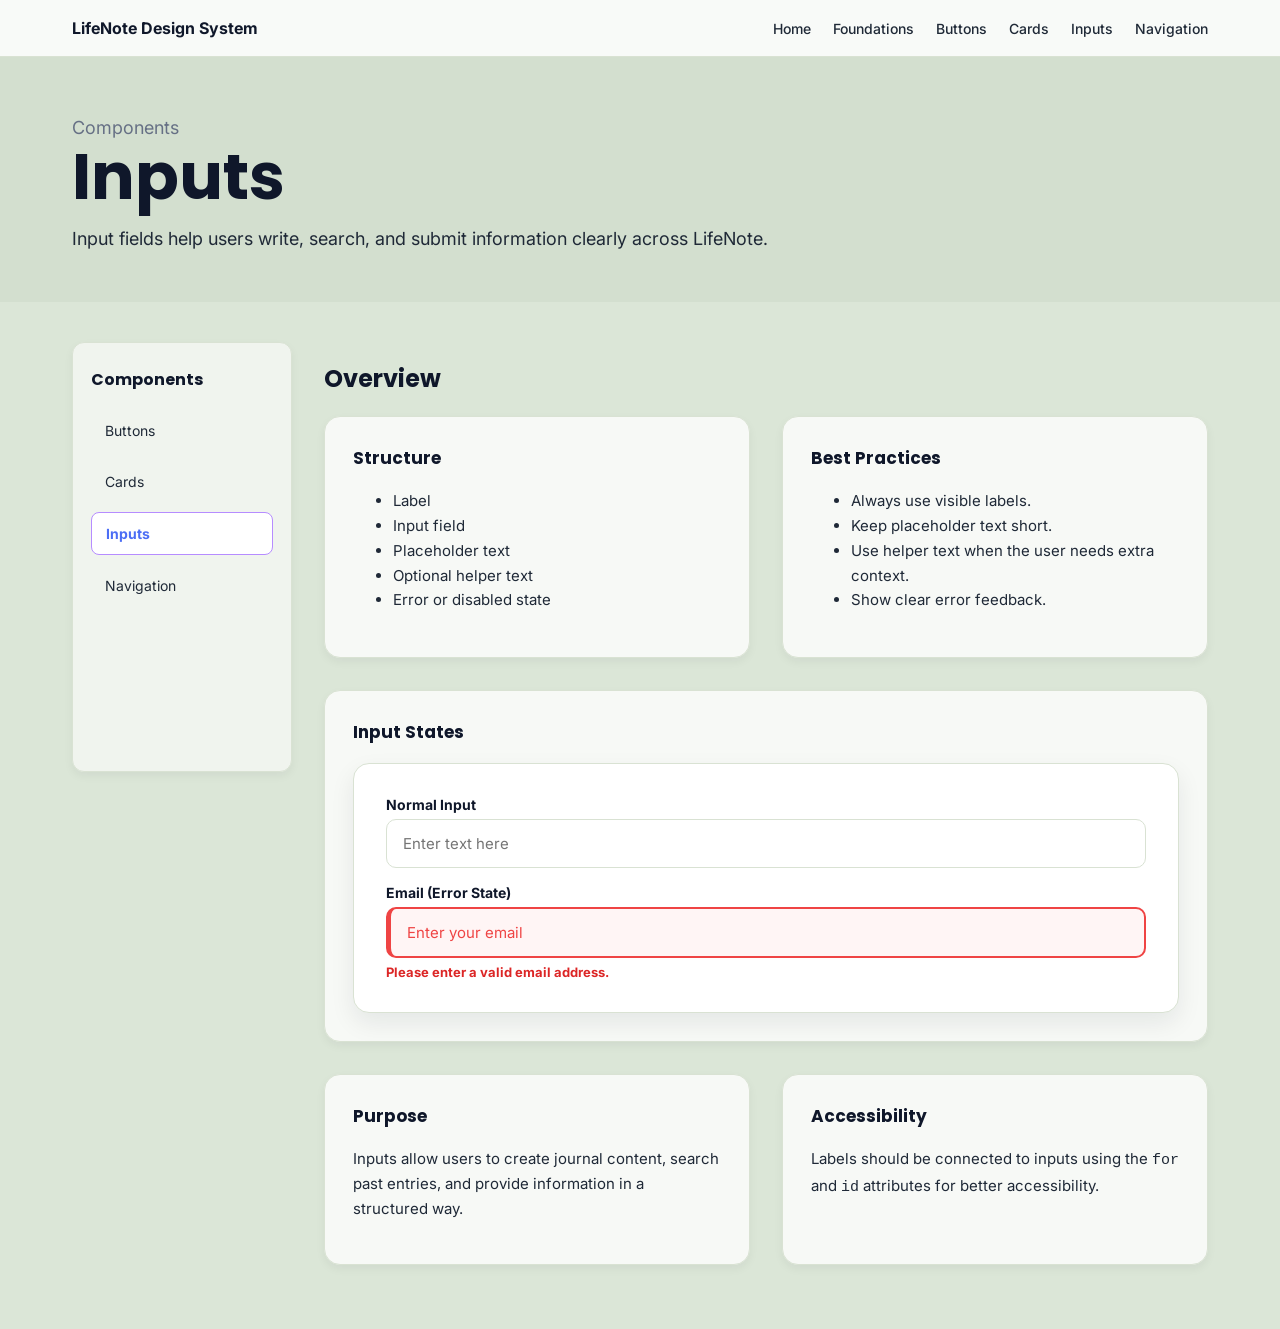
<file: inputs.html>
<!doctype html>
<html lang="en">
  <head>
    <meta charset="UTF-8" />
    <meta name="viewport" content="width=device-width, initial-scale=1.0" />
    <title>LifeNote Design System | Inputs</title>
    <link rel="preconnect" href="https://fonts.googleapis.com" />
    <link rel="preconnect" href="https://fonts.gstatic.com" crossorigin />
    <link
      href="https://fonts.googleapis.com/css2?family=Inter:wght@400;500;600&family=Poppins:wght@600;700&display=swap"
      rel="stylesheet"
    />
    <link rel="stylesheet" href="styles.css" />
  </head>

  <body>
    <header class="top-nav">
      <div class="nav-container">
        <div class="logo"><a href="index.html">LifeNote Design System</a></div>
        <nav class="main-nav">
          <a href="index.html">Home</a>
          <a href="foundation-guidelines.html">Foundations</a>
          <a href="buttons.html">Buttons</a>
          <a href="component-guidelines.html">Cards</a>
          <a href="inputs.html">Inputs</a>
          <a href="navigation.html">Navigation</a>
        </nav>
      </div>
    </header>

    <section class="hero hero-small">
      <div class="hero-content">
        <p class="eyebrow">Components</p>
        <h1>Inputs</h1>
        <p>
          Input fields help users write, search, and submit information clearly
          across LifeNote.
        </p>
      </div>
    </section>

    <section class="content-section">
      <div class="page-width button-layout">
        <aside class="sidebar">
          <h3>Components</h3>
          <a href="buttons.html">Buttons</a>
          <a href="component-guidelines.html">Cards</a>
          <a class="active-link" href="inputs.html">Inputs</a>
          <a href="navigation.html">Navigation</a>
        </aside>

        <div class="main-content">
          <h2>Overview</h2>

          <div class="button-grid">
            <article class="content-card">
              <h3>Structure</h3>
              <ul>
                <li>Label</li>
                <li>Input field</li>
                <li>Placeholder text</li>
                <li>Optional helper text</li>
                <li>Error or disabled state</li>
              </ul>
            </article>

            <article class="content-card">
              <h3>Best Practices</h3>
              <ul>
                <li>Always use visible labels.</li>
                <li>Keep placeholder text short.</li>
                <li>Use helper text when the user needs extra context.</li>
                <li>Show clear error feedback.</li>
              </ul>
            </article>

            <article class="content-card full-span">
              <h3>Input States</h3>

              <div class="form-demo">
                <!-- NORMAL -->
                <div class="input-group">
                  <label for="normal">Normal Input</label>
                  <input
                    id="normal"
                    type="text"
                    placeholder="Enter text here"
                  />
                </div>

                <!-- ERROR -->
                <div class="input-group">
                  <label for="email">Email (Error State)</label>
                  <input
                    id="email"
                    type="email"
                    class="input-error"
                    placeholder="Enter your email"
                  />
                  <span class="error-text">
                    Please enter a valid email address.
                  </span>
                </div>
              </div>
            </article>
            <article class="content-card">
              <h3>Purpose</h3>
              <p>
                Inputs allow users to create journal content, search past
                entries, and provide information in a structured way.
              </p>
            </article>

            <article class="content-card">
              <h3>Accessibility</h3>
              <p>
                Labels should be connected to inputs using the
                <code>for</code> and <code>id</code> attributes for better
                accessibility.
              </p>
            </article>
          </div>
        </div>
      </div>
    </section>
  </body>
</html>
</file>
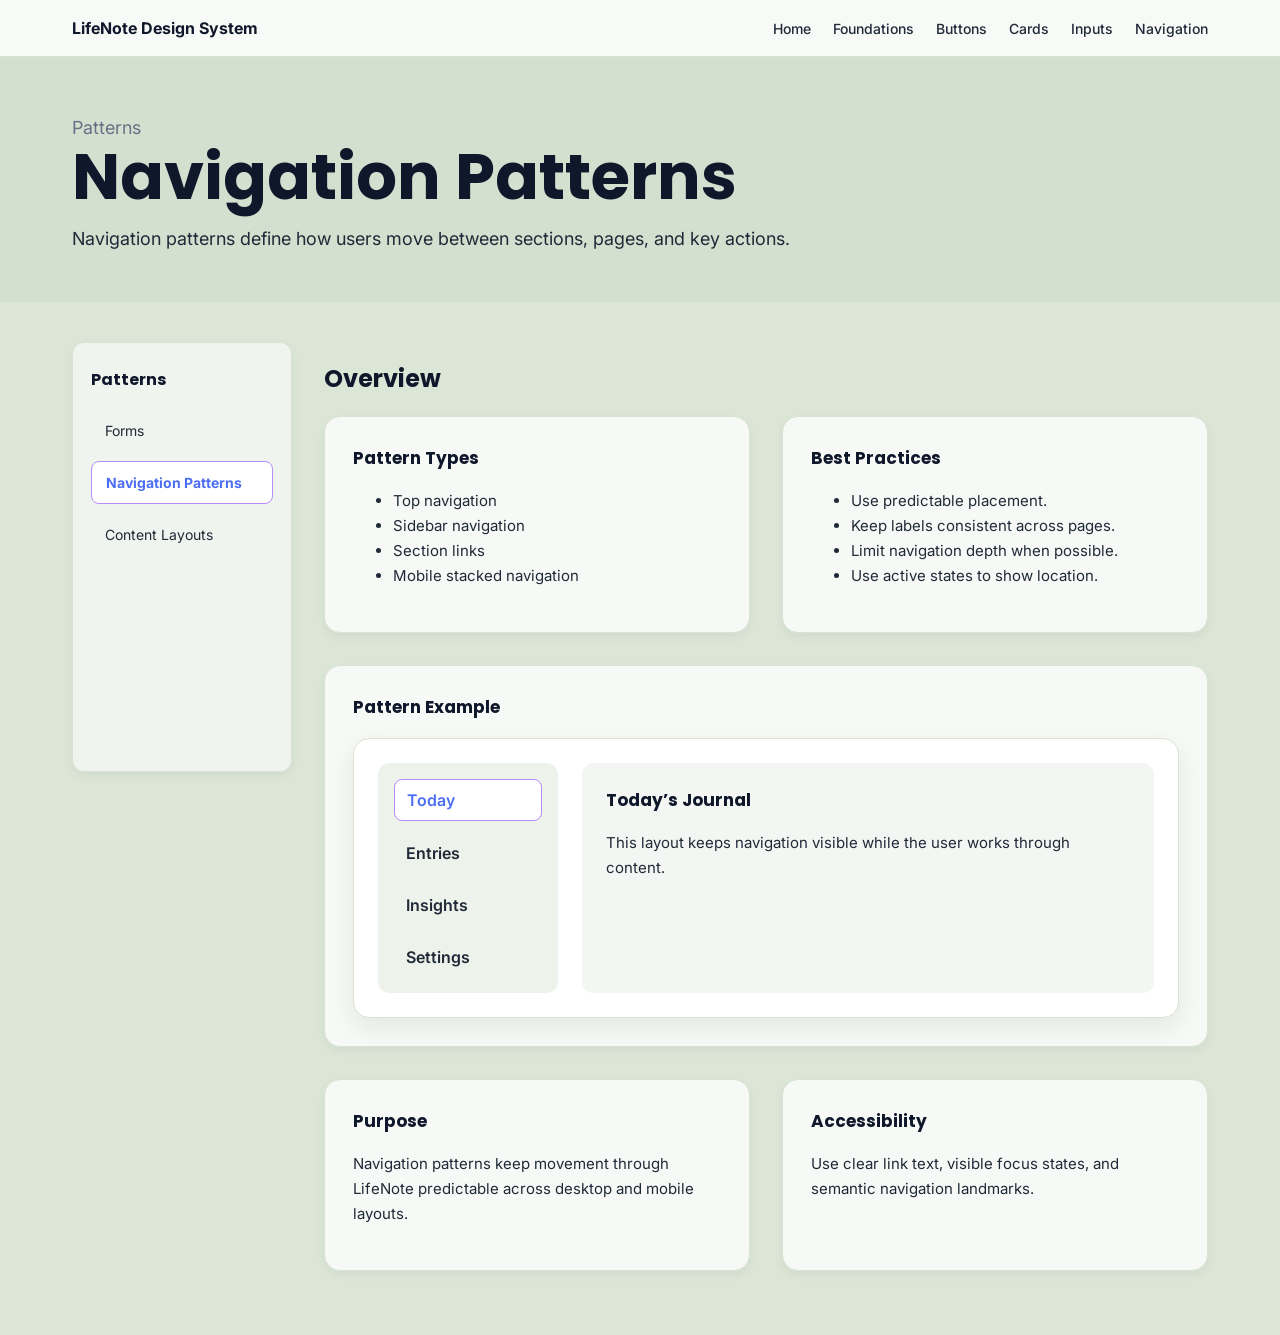
<file: navigation-patterns.html>
<!doctype html>
<html lang="en">
  <head>
    <meta charset="UTF-8" />
    <meta name="viewport" content="width=device-width, initial-scale=1.0" />
    <title>LifeNote Design System | Navigation Patterns</title>
    <link rel="preconnect" href="https://fonts.googleapis.com" />
    <link rel="preconnect" href="https://fonts.gstatic.com" crossorigin />
    <link
      href="https://fonts.googleapis.com/css2?family=Inter:wght@400;500;600&family=Poppins:wght@600;700&display=swap"
      rel="stylesheet"
    />
    <link rel="stylesheet" href="styles.css" />
  </head>

  <body>
    <header class="top-nav">
      <div class="nav-container">
        <div class="logo"><a href="index.html">LifeNote Design System</a></div>
        <nav class="main-nav">
          <a href="index.html">Home</a>
          <a href="foundation-guidelines.html">Foundations</a>
          <a href="buttons.html">Buttons</a>
          <a href="component-guidelines.html">Cards</a>
          <a href="inputs.html">Inputs</a>
          <a href="navigation.html">Navigation</a>
        </nav>
      </div>
    </header>

    <section class="hero hero-small">
      <div class="hero-content">
        <p class="eyebrow">Patterns</p>
        <h1>Navigation Patterns</h1>
        <p>
          Navigation patterns define how users move between sections, pages, and
          key actions.
        </p>
      </div>
    </section>

    <section class="content-section">
      <div class="page-width button-layout">
        <aside class="sidebar">
          <h3>Patterns</h3>
          <a href="forms.html">Forms</a>
          <a class="active-link" href="navigation-patterns.html"
            >Navigation Patterns</a
          >
          <a href="content-layouts.html">Content Layouts</a>
        </aside>

        <div class="main-content">
          <h2>Overview</h2>

          <div class="button-grid">
            <article class="content-card">
              <h3>Pattern Types</h3>
              <ul>
                <li>Top navigation</li>
                <li>Sidebar navigation</li>
                <li>Section links</li>
                <li>Mobile stacked navigation</li>
              </ul>
            </article>

            <article class="content-card">
              <h3>Best Practices</h3>
              <ul>
                <li>Use predictable placement.</li>
                <li>Keep labels consistent across pages.</li>
                <li>Limit navigation depth when possible.</li>
                <li>Use active states to show location.</li>
              </ul>
            </article>

            <article class="content-card full-span">
              <h3>Pattern Example</h3>
              <div class="pattern-demo">
                <aside class="mini-sidebar">
                  <a class="active" href="#">Today</a>
                  <a href="#">Entries</a>
                  <a href="#">Insights</a>
                  <a href="#">Settings</a>
                </aside>
                <div class="mini-content">
                  <h3>Today’s Journal</h3>
                  <p>
                    This layout keeps navigation visible while the user works
                    through content.
                  </p>
                </div>
              </div>
            </article>

            <article class="content-card">
              <h3>Purpose</h3>
              <p>
                Navigation patterns keep movement through LifeNote predictable
                across desktop and mobile layouts.
              </p>
            </article>

            <article class="content-card">
              <h3>Accessibility</h3>
              <p>
                Use clear link text, visible focus states, and semantic
                navigation landmarks.
              </p>
            </article>
          </div>
        </div>
      </div>
    </section>
  </body>
</html>
</file>
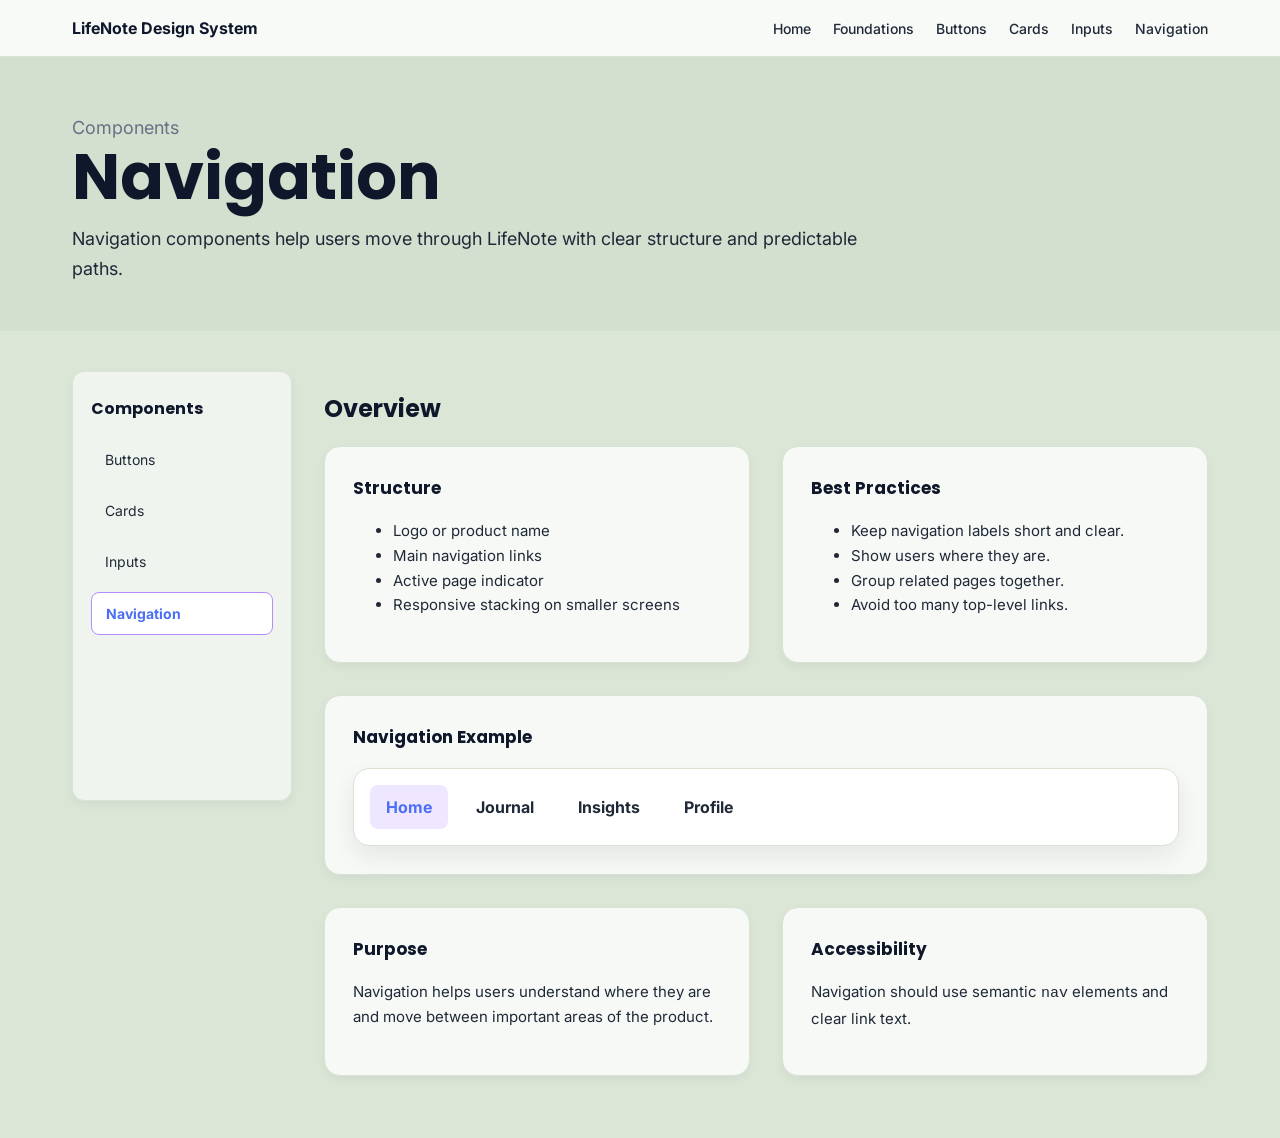
<file: navigation.html>
<!doctype html>
<html lang="en">
  <head>
    <meta charset="UTF-8" />
    <meta name="viewport" content="width=device-width, initial-scale=1.0" />
    <title>LifeNote Design System | Navigation</title>
    <link rel="preconnect" href="https://fonts.googleapis.com" />
    <link rel="preconnect" href="https://fonts.gstatic.com" crossorigin />
    <link
      href="https://fonts.googleapis.com/css2?family=Inter:wght@400;500;600&family=Poppins:wght@600;700&display=swap"
      rel="stylesheet"
    />
    <link rel="stylesheet" href="styles.css" />
  </head>

  <body>
    <header class="top-nav">
      <div class="nav-container">
        <div class="logo"><a href="index.html">LifeNote Design System</a></div>
        <nav class="main-nav">
          <a href="index.html">Home</a>
          <a href="foundation-guidelines.html">Foundations</a>
          <a href="buttons.html">Buttons</a>
          <a href="component-guidelines.html">Cards</a>
          <a href="inputs.html">Inputs</a>
          <a href="navigation.html">Navigation</a>
        </nav>
      </div>
    </header>

    <section class="hero hero-small">
      <div class="hero-content">
        <p class="eyebrow">Components</p>
        <h1>Navigation</h1>
        <p>
          Navigation components help users move through LifeNote with clear
          structure and predictable paths.
        </p>
      </div>
    </section>

    <section class="content-section">
      <div class="page-width button-layout">
        <aside class="sidebar">
          <h3>Components</h3>
          <a href="buttons.html">Buttons</a>
          <a href="component-guidelines.html">Cards</a>
          <a href="inputs.html">Inputs</a>
          <a class="active-link" href="navigation.html">Navigation</a>
        </aside>

        <div class="main-content">
          <h2>Overview</h2>

          <div class="button-grid">
            <article class="content-card">
              <h3>Structure</h3>
              <ul>
                <li>Logo or product name</li>
                <li>Main navigation links</li>
                <li>Active page indicator</li>
                <li>Responsive stacking on smaller screens</li>
              </ul>
            </article>

            <article class="content-card">
              <h3>Best Practices</h3>
              <ul>
                <li>Keep navigation labels short and clear.</li>
                <li>Show users where they are.</li>
                <li>Group related pages together.</li>
                <li>Avoid too many top-level links.</li>
              </ul>
            </article>

            <article class="content-card full-span">
              <h3>Navigation Example</h3>
              <nav class="nav-demo">
                <a class="active" href="#">Home</a>
                <a href="#">Journal</a>
                <a href="#">Insights</a>
                <a href="#">Profile</a>
              </nav>
            </article>

            <article class="content-card">
              <h3>Purpose</h3>
              <p>
                Navigation helps users understand where they are and move
                between important areas of the product.
              </p>
            </article>

            <article class="content-card">
              <h3>Accessibility</h3>
              <p>
                Navigation should use semantic <code>nav</code> elements and
                clear link text.
              </p>
            </article>
          </div>
        </div>
      </div>
    </section>
  </body>
</html>
</file>
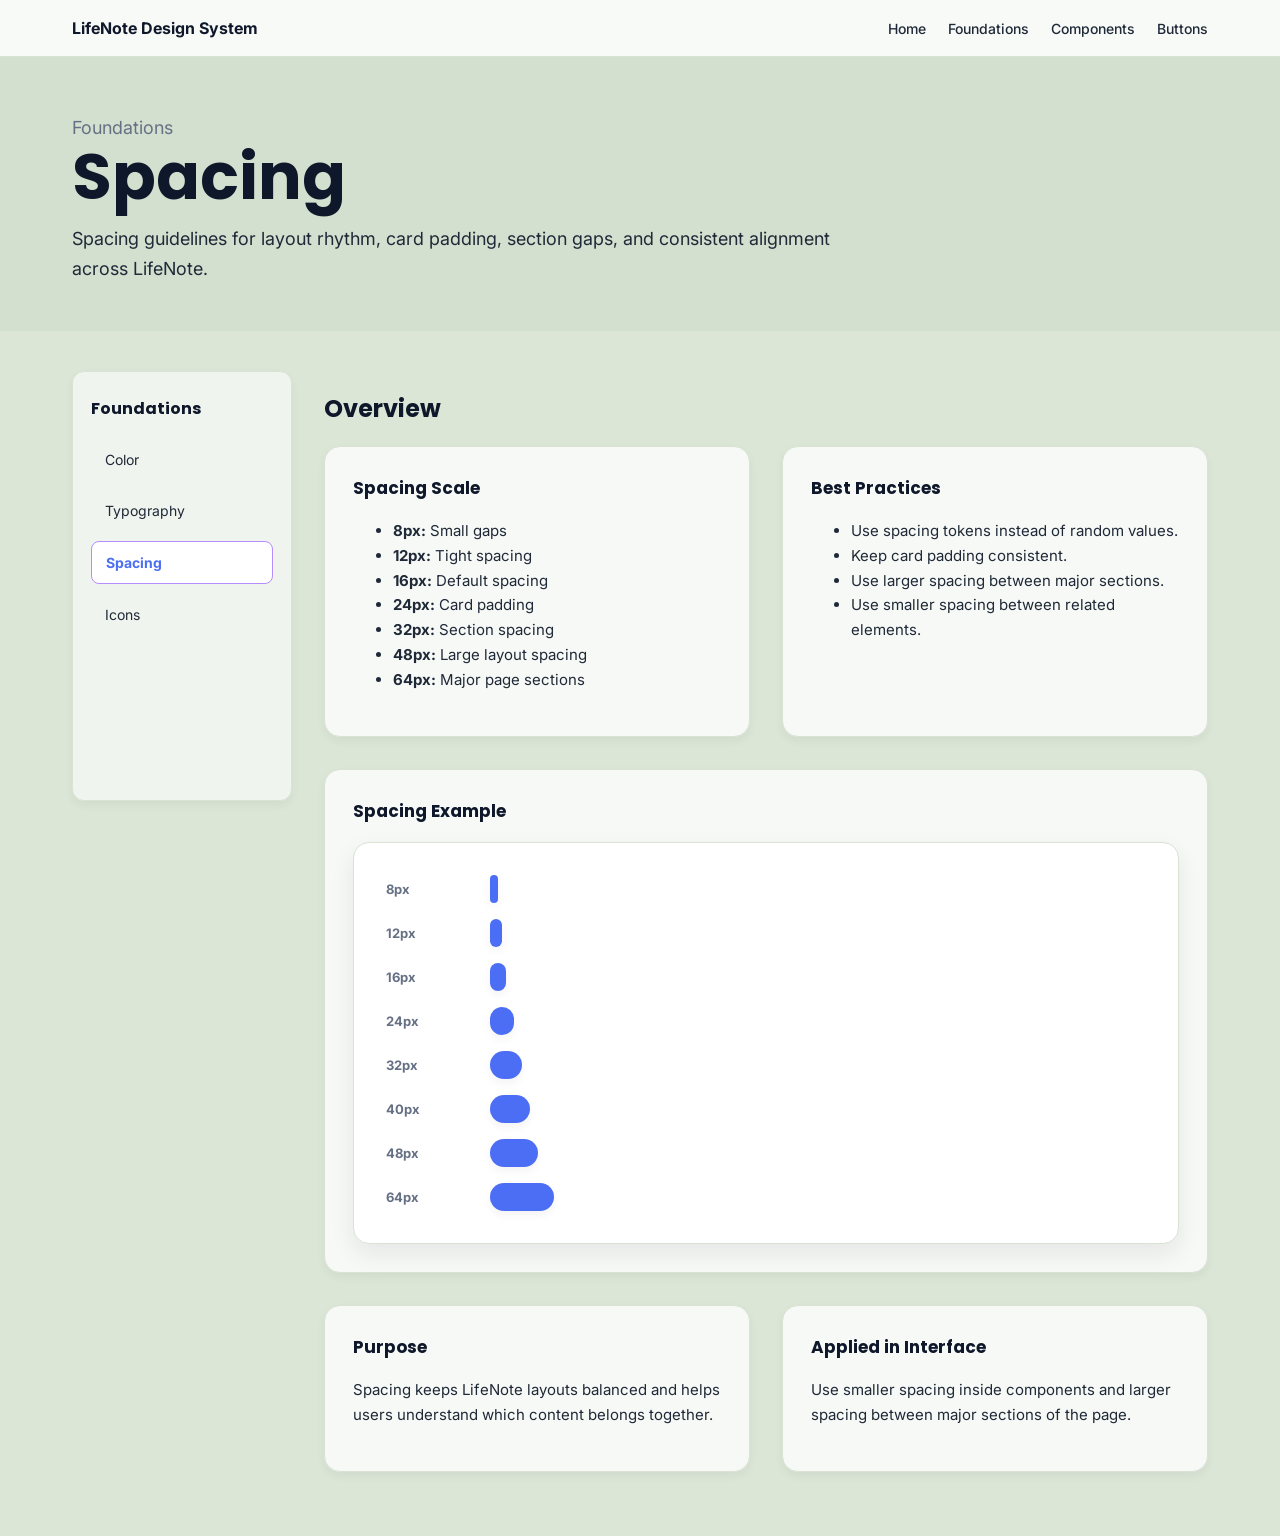
<file: spacing.html>
<!doctype html>
<html lang="en">
  <head>
    <meta charset="UTF-8" />
    <meta name="viewport" content="width=device-width, initial-scale=1.0" />
    <title>LifeNote Design System | Spacing</title>
    <link rel="preconnect" href="https://fonts.googleapis.com" />
    <link rel="preconnect" href="https://fonts.gstatic.com" crossorigin />
    <link
      href="https://fonts.googleapis.com/css2?family=Inter:wght@400;500;600&family=Poppins:wght@600;700&display=swap"
      rel="stylesheet"
    />
    <link rel="stylesheet" href="styles.css" />
  </head>

  <body>
    <header class="top-nav">
      <div class="nav-container">
        <div class="logo"><a href="index.html">LifeNote Design System</a></div>
        <nav class="main-nav">
          <a href="index.html">Home</a>
          <a href="foundation-guidelines.html">Foundations</a>
          <a href="component-guidelines.html">Components</a>
          <a href="buttons.html">Buttons</a>
        </nav>
      </div>
    </header>

    <section class="hero hero-small">
      <div class="hero-content">
        <p class="eyebrow">Foundations</p>
        <h1>Spacing</h1>
        <p>
          Spacing guidelines for layout rhythm, card padding, section gaps, and
          consistent alignment across LifeNote.
        </p>
      </div>
    </section>

    <section class="content-section">
      <div class="page-width button-layout">
        <aside class="sidebar">
          <h3>Foundations</h3>
          <a href="foundation-guidelines.html">Color</a>
          <a href="typography.html">Typography</a>
          <a class="active-link" href="spacing.html">Spacing</a>
          <a href="icons.html">Icons</a>
        </aside>

        <div class="main-content">
          <h2>Overview</h2>

          <div class="button-grid">
            <article class="content-card">
              <h3>Spacing Scale</h3>
              <ul>
                <li><strong>8px:</strong> Small gaps</li>
                <li><strong>12px:</strong> Tight spacing</li>
                <li><strong>16px:</strong> Default spacing</li>
                <li><strong>24px:</strong> Card padding</li>
                <li><strong>32px:</strong> Section spacing</li>
                <li><strong>48px:</strong> Large layout spacing</li>
                <li><strong>64px:</strong> Major page sections</li>
              </ul>
            </article>

            <article class="content-card">
              <h3>Best Practices</h3>
              <ul>
                <li>Use spacing tokens instead of random values.</li>
                <li>Keep card padding consistent.</li>
                <li>Use larger spacing between major sections.</li>
                <li>Use smaller spacing between related elements.</li>
              </ul>
            </article>

            <article class="content-card full-span">
              <h3>Spacing Example</h3>

              <div class="spacing-demo">
                <div class="spacing-row">
                  <span class="spacing-label">8px</span>
                  <div class="space-bar space-1"></div>
                </div>

                <div class="spacing-row">
                  <span class="spacing-label">12px</span>
                  <div class="space-bar space-2"></div>
                </div>

                <div class="spacing-row">
                  <span class="spacing-label">16px</span>
                  <div class="space-bar space-3"></div>
                </div>

                <div class="spacing-row">
                  <span class="spacing-label">24px</span>
                  <div class="space-bar space-4"></div>
                </div>

                <div class="spacing-row">
                  <span class="spacing-label">32px</span>
                  <div class="space-bar space-5"></div>
                </div>

                <div class="spacing-row">
                  <span class="spacing-label">40px</span>
                  <div class="space-bar space-6"></div>
                </div>

                <div class="spacing-row">
                  <span class="spacing-label">48px</span>
                  <div class="space-bar space-7"></div>
                </div>

                <div class="spacing-row">
                  <span class="spacing-label">64px</span>
                  <div class="space-bar space-8"></div>
                </div>
              </div>
            </article>

            <article class="content-card">
              <h3>Purpose</h3>
              <p>
                Spacing keeps LifeNote layouts balanced and helps users
                understand which content belongs together.
              </p>
            </article>

            <article class="content-card">
              <h3>Applied in Interface</h3>
              <p>
                Use smaller spacing inside components and larger spacing between
                major sections of the page.
              </p>
            </article>
          </div>
        </div>
      </div>
    </section>
  </body>
</html>
</file>
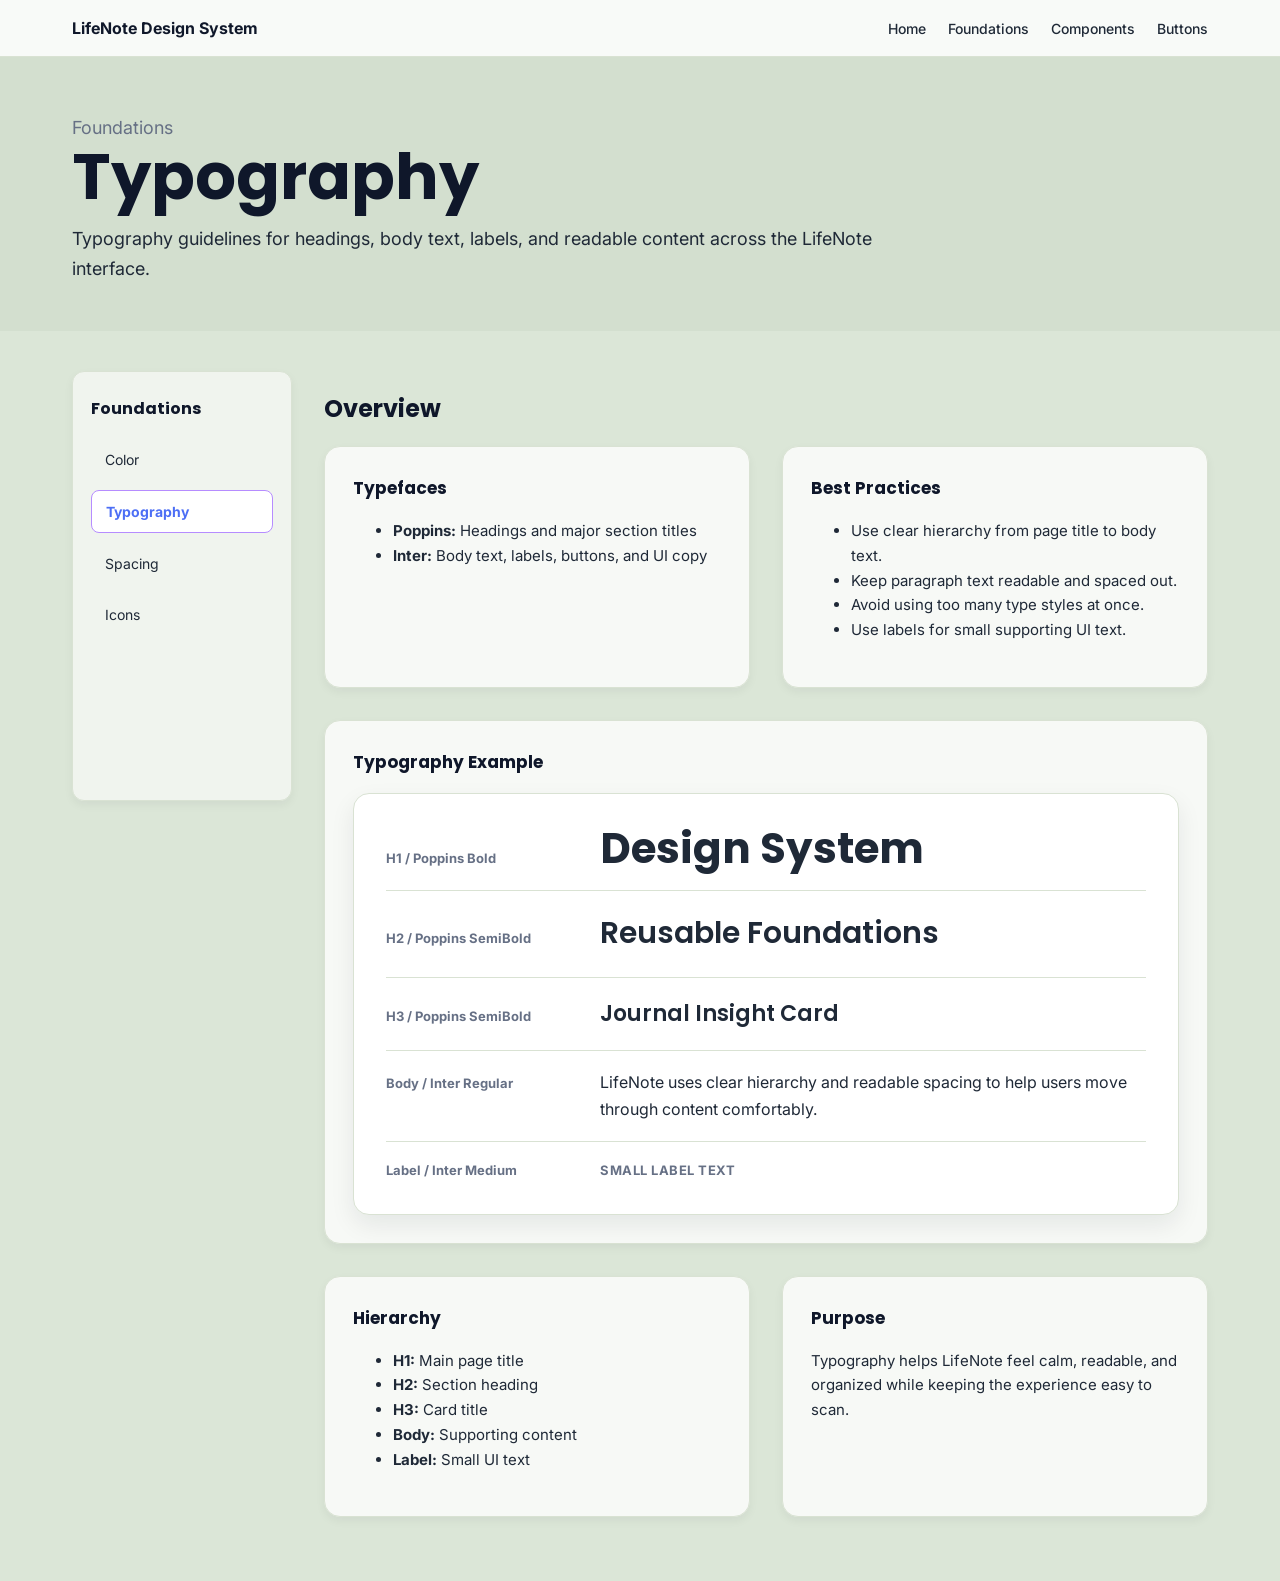
<file: typography.html>
<!doctype html>
<html lang="en">
  <head>
    <meta charset="UTF-8" />
    <meta name="viewport" content="width=device-width, initial-scale=1.0" />
    <title>LifeNote Design System | Typography</title>
    <link rel="preconnect" href="https://fonts.googleapis.com" />
    <link rel="preconnect" href="https://fonts.gstatic.com" crossorigin />
    <link
      href="https://fonts.googleapis.com/css2?family=Inter:wght@400;500;600&family=Poppins:wght@600;700&display=swap"
      rel="stylesheet"
    />
    <link rel="stylesheet" href="styles.css" />
  </head>

  <body>
    <header class="top-nav">
      <div class="nav-container">
        <div class="logo"><a href="index.html">LifeNote Design System</a></div>
        <nav class="main-nav">
          <a href="index.html">Home</a>
          <a href="foundation-guidelines.html">Foundations</a>
          <a href="component-guidelines.html">Components</a>
          <a href="buttons.html">Buttons</a>
        </nav>
      </div>
    </header>

    <section class="hero hero-small">
      <div class="hero-content">
        <p class="eyebrow">Foundations</p>
        <h1>Typography</h1>
        <p>
          Typography guidelines for headings, body text, labels, and readable
          content across the LifeNote interface.
        </p>
      </div>
    </section>

    <section class="content-section">
      <div class="page-width button-layout">
        <aside class="sidebar">
          <h3>Foundations</h3>
          <a href="foundation-guidelines.html">Color</a>
          <a class="active-link" href="typography.html">Typography</a>
          <a href="spacing.html">Spacing</a>
          <a href="icons.html">Icons</a>
        </aside>

        <div class="main-content">
          <h2>Overview</h2>

          <div class="button-grid">
            <article class="content-card">
              <h3>Typefaces</h3>
              <ul>
                <li>
                  <strong>Poppins:</strong> Headings and major section titles
                </li>
                <li>
                  <strong>Inter:</strong> Body text, labels, buttons, and UI
                  copy
                </li>
              </ul>
            </article>

            <article class="content-card">
              <h3>Best Practices</h3>
              <ul>
                <li>Use clear hierarchy from page title to body text.</li>
                <li>Keep paragraph text readable and spaced out.</li>
                <li>Avoid using too many type styles at once.</li>
                <li>Use labels for small supporting UI text.</li>
              </ul>
            </article>

            <article class="content-card full-span">
              <h3>Typography Example</h3>

              <div class="type-demo">
                <div class="type-row">
                  <span class="type-label">H1 / Poppins Bold</span>
                  <p class="type-sample sample-h1">Design System</p>
                </div>

                <div class="type-row">
                  <span class="type-label">H2 / Poppins SemiBold</span>
                  <p class="type-sample sample-h2">Reusable Foundations</p>
                </div>

                <div class="type-row">
                  <span class="type-label">H3 / Poppins SemiBold</span>
                  <p class="type-sample sample-h3">Journal Insight Card</p>
                </div>

                <div class="type-row">
                  <span class="type-label">Body / Inter Regular</span>
                  <p class="type-sample sample-body">
                    LifeNote uses clear hierarchy and readable spacing to help
                    users move through content comfortably.
                  </p>
                </div>

                <div class="type-row">
                  <span class="type-label">Label / Inter Medium</span>
                  <p class="type-sample sample-label">Small label text</p>
                </div>
              </div>
            </article>

            <article class="content-card">
              <h3>Hierarchy</h3>
              <ul>
                <li><strong>H1:</strong> Main page title</li>
                <li><strong>H2:</strong> Section heading</li>
                <li><strong>H3:</strong> Card title</li>
                <li><strong>Body:</strong> Supporting content</li>
                <li><strong>Label:</strong> Small UI text</li>
              </ul>
            </article>

            <article class="content-card">
              <h3>Purpose</h3>
              <p>
                Typography helps LifeNote feel calm, readable, and organized
                while keeping the experience easy to scan.
              </p>
            </article>
          </div>
        </div>
      </div>
    </section>
  </body>
</html>
</file>
<file: styles.css>
:root {
  --bg-page: #dbe6d7;
  --bg-nav: #f8faf8;
  --bg-hero: #d3dfcf;
  --bg-card-soft: #f4f6f3;
  --bg-sidebar: #edf2ea;

  --text-main: #0f172a;
  --text-body: #1f2937;
  --text-muted: #667085;

  --border: #d9e2d3;
  --border-accent: #b68cff;

  --primary: #4c6ef5;
  --primary-hover: #3b5bdb;
  --accent: #9b7cf3;
  --accent-soft: #efe7ff;

  --surface: #ffffff;

  --font-heading: "Poppins", sans-serif;
  --font-body: "Inter", sans-serif;

  --radius-sm: 8px;
  --radius-md: 12px;
  --radius-lg: 16px;

  --shadow-sm: 0 4px 10px rgba(15, 23, 42, 0.05);
  --shadow-md: 0 10px 24px rgba(15, 23, 42, 0.08);

  --space-1: 8px;
  --space-2: 12px;
  --space-3: 16px;
  --space-4: 24px;
  --space-5: 32px;
  --space-6: 40px;
  --space-7: 48px;
  --space-8: 64px;
}

* {
  box-sizing: border-box;
}

body {
  margin: 0;
  background: var(--bg-page);
  color: var(--text-body);
  font-family: var(--font-body);
}

a {
  color: inherit;
  text-decoration: none;
}

p,
li {
  font-size: 15px;
  line-height: 1.65;
}

h1,
h2,
h3 {
  font-family: var(--font-heading);
  color: var(--text-main);
}

/* HEADER */

.top-nav {
  background: var(--bg-nav);
  border-bottom: 1px solid var(--border);
  position: sticky;
  top: 0;
  z-index: 1000;
}

.nav-container {
  max-width: 1200px;
  margin: 0 auto;
  padding: 18px 32px;
  display: flex;
  justify-content: space-between;
  align-items: center;
}

.logo,
.logo a {
  font-weight: 700;
  color: var(--text-main);
}

.main-nav {
  display: flex;
  gap: 22px;
  flex-wrap: wrap;
}

.main-nav a {
  font-size: 14px;
  font-weight: 500;
}

.main-nav a:hover {
  color: var(--primary);
}

/* HERO */

.hero {
  background: var(--bg-hero);
  padding: 56px 0 48px;
}

.hero-content {
  max-width: 1200px;
  margin: 0 auto;
  padding: 0 32px;
}

.eyebrow {
  margin: 0 0 8px;
  color: var(--text-muted);
  font-size: 14px;
}

.hero h1 {
  margin: 0 0 14px;
  font-size: clamp(42px, 6vw, 64px);
  line-height: 1.05;
}

.hero p {
  max-width: 800px;
  margin: 0;
  font-size: 18px;
}

/* LAYOUT */

.content-section {
  padding: 40px 0 64px;
}

.page-width {
  max-width: 1200px;
  margin: 0 auto;
  padding: 0 32px;
}

.button-layout {
  display: grid;
  grid-template-columns: 220px 1fr;
  gap: 32px;
  align-items: start;
}

.sidebar {
  background: rgba(255, 255, 255, 0.58);
  border: 1px solid var(--border);
  border-radius: var(--radius-md);
  padding: 24px 18px;
  min-height: 430px;
  box-shadow: var(--shadow-sm);
}

.sidebar h3 {
  margin: 0 0 18px;
  font-size: 16px;
}

.sidebar a {
  display: block;
  padding: 12px 14px;
  margin-bottom: 10px;
  border-radius: var(--radius-sm);
  font-size: 14px;
}

.sidebar a:hover,
.sidebar .active-link {
  background: var(--surface);
}

.sidebar .active-link {
  border: 1px solid var(--border-accent);
  color: var(--primary);
  font-weight: 700;
}

.button-grid,
.content-grid {
  display: grid;
  grid-template-columns: repeat(2, 1fr);
  gap: 32px;
}

.card-grid {
  display: grid;
  gap: 32px;
}

.four-col {
  grid-template-columns: repeat(4, 1fr);
}

.three-col {
  grid-template-columns: repeat(3, 1fr);
}

.content-card,
.wire-card {
  background: rgba(255, 255, 255, 0.78);
  border: 1px solid var(--border);
  border-radius: var(--radius-lg);
  box-shadow: var(--shadow-sm);
}

.content-card {
  padding: 28px;
}

.content-card h3 {
  margin: 0 0 18px;
  font-size: 17px;
}

.full-span {
  grid-column: 1 / -1;
}

.wire-card {
  min-height: 90px;
  display: grid;
  place-items: center;
  padding: 18px;
  font-weight: 700;
  text-align: center;
  transition: 0.2s ease;
}

.wire-card:hover {
  transform: translateY(-2px);
  border-color: var(--primary);
  background: white;
}

/* BUTTONS */

.button-demo-row {
  display: flex;
  flex-wrap: wrap;
  gap: 12px;
}

.btn {
  border: none;
  border-radius: 8px;
  padding: 12px 18px;
  font-family: var(--font-body);
  font-size: 14px;
  font-weight: 700;
  cursor: pointer;
  display: inline-flex;
  justify-content: center;
  align-items: center;
}

.btn-primary {
  background: var(--primary);
  color: white;
}

.btn-primary:hover,
.hover-demo {
  background: var(--primary-hover);
}

.btn-secondary {
  background: white;
  color: var(--text-main);
  border: 1px solid #d0d5dd;
}

.btn-accent {
  background: var(--accent);
  color: white;
}

.btn-ghost {
  background: transparent;
  color: var(--primary);
  border: 1px solid var(--primary);
}

.btn:disabled {
  opacity: 0.45;
  cursor: not-allowed;
}

.pressed-demo {
  transform: scale(0.96);
}

/* CODE */

.code-label {
  display: inline-block;
  margin-bottom: 10px;
  color: var(--text-muted);
  font-size: 12px;
  font-weight: 700;
  text-transform: uppercase;
}

.code-block {
  background: #0f172a;
  color: #e5e7eb;
  border-radius: 12px;
  padding: 18px 20px;
  font-family: "Courier New", monospace;
  font-size: 13px;
  line-height: 1.45;
  overflow-x: auto;
}

/* COLOR PAGE - ACTUAL SWATCHES */

.color-demo-grid {
  display: grid;
  grid-template-columns: repeat(3, 1fr);
  gap: 18px;
}

.color-demo {
  min-height: 130px;
  border-radius: var(--radius-lg);
  padding: 18px;
  display: flex;
  flex-direction: column;
  justify-content: flex-end;
  font-weight: 700;
  line-height: 1.4;
  box-shadow: var(--shadow-md);
  border: 1px solid var(--border);
}

.primary-demo {
  background: var(--primary);
  color: white;
}

.hover-demo-color {
  background: var(--primary-hover);
  color: white;
}

.accent-demo {
  background: var(--accent);
  color: white;
}

.bg-demo {
  background: var(--bg-page);
  color: var(--text-main);
}

.surface-demo {
  background: white;
  color: var(--text-main);
}

.muted-demo {
  background: var(--text-muted);
  color: white;
}

/* TYPOGRAPHY PAGE - ACTUAL TYPE SCALE */

.type-demo {
  background: white;
  border: 1px solid var(--border);
  border-radius: var(--radius-lg);
  padding: var(--space-5);
  box-shadow: var(--shadow-md);
}

.type-row {
  display: grid;
  grid-template-columns: 190px 1fr;
  gap: 24px;
  align-items: baseline;
  padding: 18px 0;
  border-bottom: 1px solid var(--border);
}

.type-row:first-child {
  padding-top: 0;
}

.type-row:last-child {
  border-bottom: none;
  padding-bottom: 0;
}

.type-label {
  font-size: 13px;
  color: var(--text-muted);
  font-weight: 700;
}

.type-sample {
  margin: 0;
}

.sample-h1 {
  font-family: var(--font-heading);
  font-size: 42px;
  font-weight: 700;
  line-height: 1.1;
}

.sample-h2 {
  font-family: var(--font-heading);
  font-size: 30px;
  font-weight: 600;
}

.sample-h3 {
  font-family: var(--font-heading);
  font-size: 22px;
  font-weight: 600;
}

.sample-body {
  font-family: var(--font-body);
  font-size: 16px;
  line-height: 1.7;
}

.sample-label {
  font-family: var(--font-body);
  font-size: 13px;
  font-weight: 700;
  color: var(--text-muted);
  text-transform: uppercase;
  letter-spacing: 0.04em;
}

/* SPACING PAGE - ACTUAL SPACING BARS */

.spacing-demo {
  background: white;
  border: 1px solid var(--border);
  border-radius: var(--radius-lg);
  padding: var(--space-5);
  box-shadow: var(--shadow-md);
}

.spacing-row {
  display: grid;
  grid-template-columns: 80px 1fr;
  gap: 24px;
  align-items: center;
  margin-bottom: 16px;
}

.spacing-row:last-child {
  margin-bottom: 0;
}

.spacing-label {
  font-size: 13px;
  font-weight: 700;
  color: var(--text-muted);
}

.space-bar {
  height: 28px;
  background: var(--primary);
  border-radius: 999px;
  box-shadow: var(--shadow-sm);
}

.space-1 {
  width: 8px;
}
.space-2 {
  width: 12px;
}
.space-3 {
  width: 16px;
}
.space-4 {
  width: 24px;
}
.space-5 {
  width: 32px;
}
.space-6 {
  width: 40px;
}
.space-7 {
  width: 48px;
}
.space-8 {
  width: 64px;
}

/* ICONS PAGE */

.icon-demo-grid {
  display: grid;
  grid-template-columns: repeat(4, 1fr);
  gap: 18px;
}

.icon-demo {
  background: white;
  border: 1px solid var(--border);
  border-radius: var(--radius-lg);
  padding: 24px;
  text-align: center;
  box-shadow: var(--shadow-sm);
}

.icon-symbol {
  display: block;
  font-size: 34px;
  color: var(--primary);
  margin-bottom: 12px;
  line-height: 1;
}

.icon-demo span:last-child {
  display: block;
  font-size: 14px;
  font-weight: 700;
}

/* CARD DEMO */

.prompt-card {
  background: white;
  border: 1px solid var(--border);
  border-radius: 20px;
  padding: 28px;
  max-width: 520px;
  box-shadow: var(--shadow-md);
}

.prompt-label {
  display: inline-block;
  background: var(--accent-soft);
  color: var(--primary);
  padding: 6px 10px;
  border-radius: 999px;
  font-size: 12px;
  font-weight: 700;
  margin-bottom: 16px;
}

.prompt-card h3 {
  font-size: 24px;
  margin-bottom: 10px;
}

/* FORMS / INPUTS */

.form-demo {
  background: white;
  border: 1px solid var(--border);
  border-radius: var(--radius-lg);
  padding: var(--space-5);
  box-shadow: var(--shadow-md);
  display: grid;
  gap: var(--space-3);
}

.input-group {
  display: flex;
  flex-direction: column;
}

.input-group label,
.form-demo label {
  font-weight: 700;
  font-size: 14px;
  margin-bottom: 6px;
  color: var(--text-main);
}

.form-demo input,
.form-demo textarea {
  width: 100%;
  border: 1px solid var(--border);
  border-radius: 10px;
  padding: 14px 16px;
  font-family: var(--font-body);
  font-size: 15px;
  background: white;
  color: var(--text-body);
}

.form-demo textarea {
  min-height: 120px;
  resize: vertical;
}

.form-demo input:focus,
.form-demo textarea:focus {
  outline: none;
  border-color: var(--primary);
  box-shadow: 0 0 0 2px rgba(76, 110, 245, 0.22);
}

/* ERROR STATE */

.input-error {
  border: 2px solid #ef4444 !important;
  border-left: 5px solid #ef4444 !important;
  background: #fff5f5 !important;
}

.input-error::placeholder {
  color: #ef4444;
}

.input-error:focus {
  border-color: #dc2626 !important;
  box-shadow: 0 0 0 3px rgba(239, 68, 68, 0.3) !important;
}

.error-text {
  margin-top: 6px;
  color: #dc2626;
  font-size: 13px;
  font-weight: 700;
}

/* NAV / PATTERN DEMOS */

.nav-demo {
  background: white;
  border: 1px solid var(--border);
  border-radius: var(--radius-lg);
  padding: 16px;
  display: flex;
  gap: 12px;
  flex-wrap: wrap;
  box-shadow: var(--shadow-md);
}

.nav-demo a {
  padding: 12px 16px;
  border-radius: var(--radius-sm);
  font-weight: 700;
}

.nav-demo a.active,
.nav-demo a:hover {
  background: var(--accent-soft);
  color: var(--primary);
}

.pattern-demo {
  background: white;
  border: 1px solid var(--border);
  border-radius: var(--radius-lg);
  padding: var(--space-4);
  box-shadow: var(--shadow-md);
  display: grid;
  grid-template-columns: 180px 1fr;
  gap: var(--space-4);
}

.mini-sidebar {
  background: var(--bg-sidebar);
  border-radius: var(--radius-md);
  padding: var(--space-3);
  display: grid;
  gap: var(--space-2);
}

.mini-sidebar a {
  padding: 10px 12px;
  border-radius: var(--radius-sm);
  font-weight: 600;
}

.mini-sidebar a.active {
  background: white;
  color: var(--primary);
  border: 1px solid var(--border-accent);
}

.mini-content {
  background: var(--bg-card-soft);
  border-radius: var(--radius-md);
  padding: var(--space-4);
}

.layout-demo {
  background: white;
  border: 1px solid var(--border);
  border-radius: var(--radius-lg);
  padding: var(--space-4);
  box-shadow: var(--shadow-md);
  display: grid;
  gap: var(--space-4);
}

.layout-hero-box {
  background: var(--bg-hero);
  border: 1px solid var(--border);
  border-radius: var(--radius-md);
  min-height: 120px;
  display: grid;
  place-items: center;
  font-weight: 700;
}

.layout-card-row {
  display: grid;
  grid-template-columns: repeat(3, 1fr);
  gap: var(--space-3);
}

.layout-card-row div {
  background: var(--bg-card-soft);
  border: 1px solid var(--border);
  border-radius: var(--radius-md);
  min-height: 90px;
  display: grid;
  place-items: center;
  font-weight: 700;
}

/* RESPONSIVE */

@media (max-width: 900px) {
  .button-layout {
    grid-template-columns: 1fr;
  }

  .button-grid,
  .content-grid,
  .color-demo-grid {
    grid-template-columns: 1fr;
  }

  .four-col,
  .three-col,
  .icon-demo-grid,
  .layout-card-row {
    grid-template-columns: repeat(2, 1fr);
  }

  .pattern-demo {
    grid-template-columns: 1fr;
  }
}

@media (max-width: 700px) {
  .nav-container {
    flex-direction: column;
    align-items: flex-start;
    gap: 16px;
  }

  .four-col,
  .three-col,
  .icon-demo-grid,
  .layout-card-row {
    grid-template-columns: 1fr;
  }

  .hero-content,
  .page-width {
    padding-left: 20px;
    padding-right: 20px;
  }

  .type-row,
  .spacing-row {
    grid-template-columns: 1fr;
  }

  .sample-h1 {
    font-size: 32px;
  }
}
</file>
